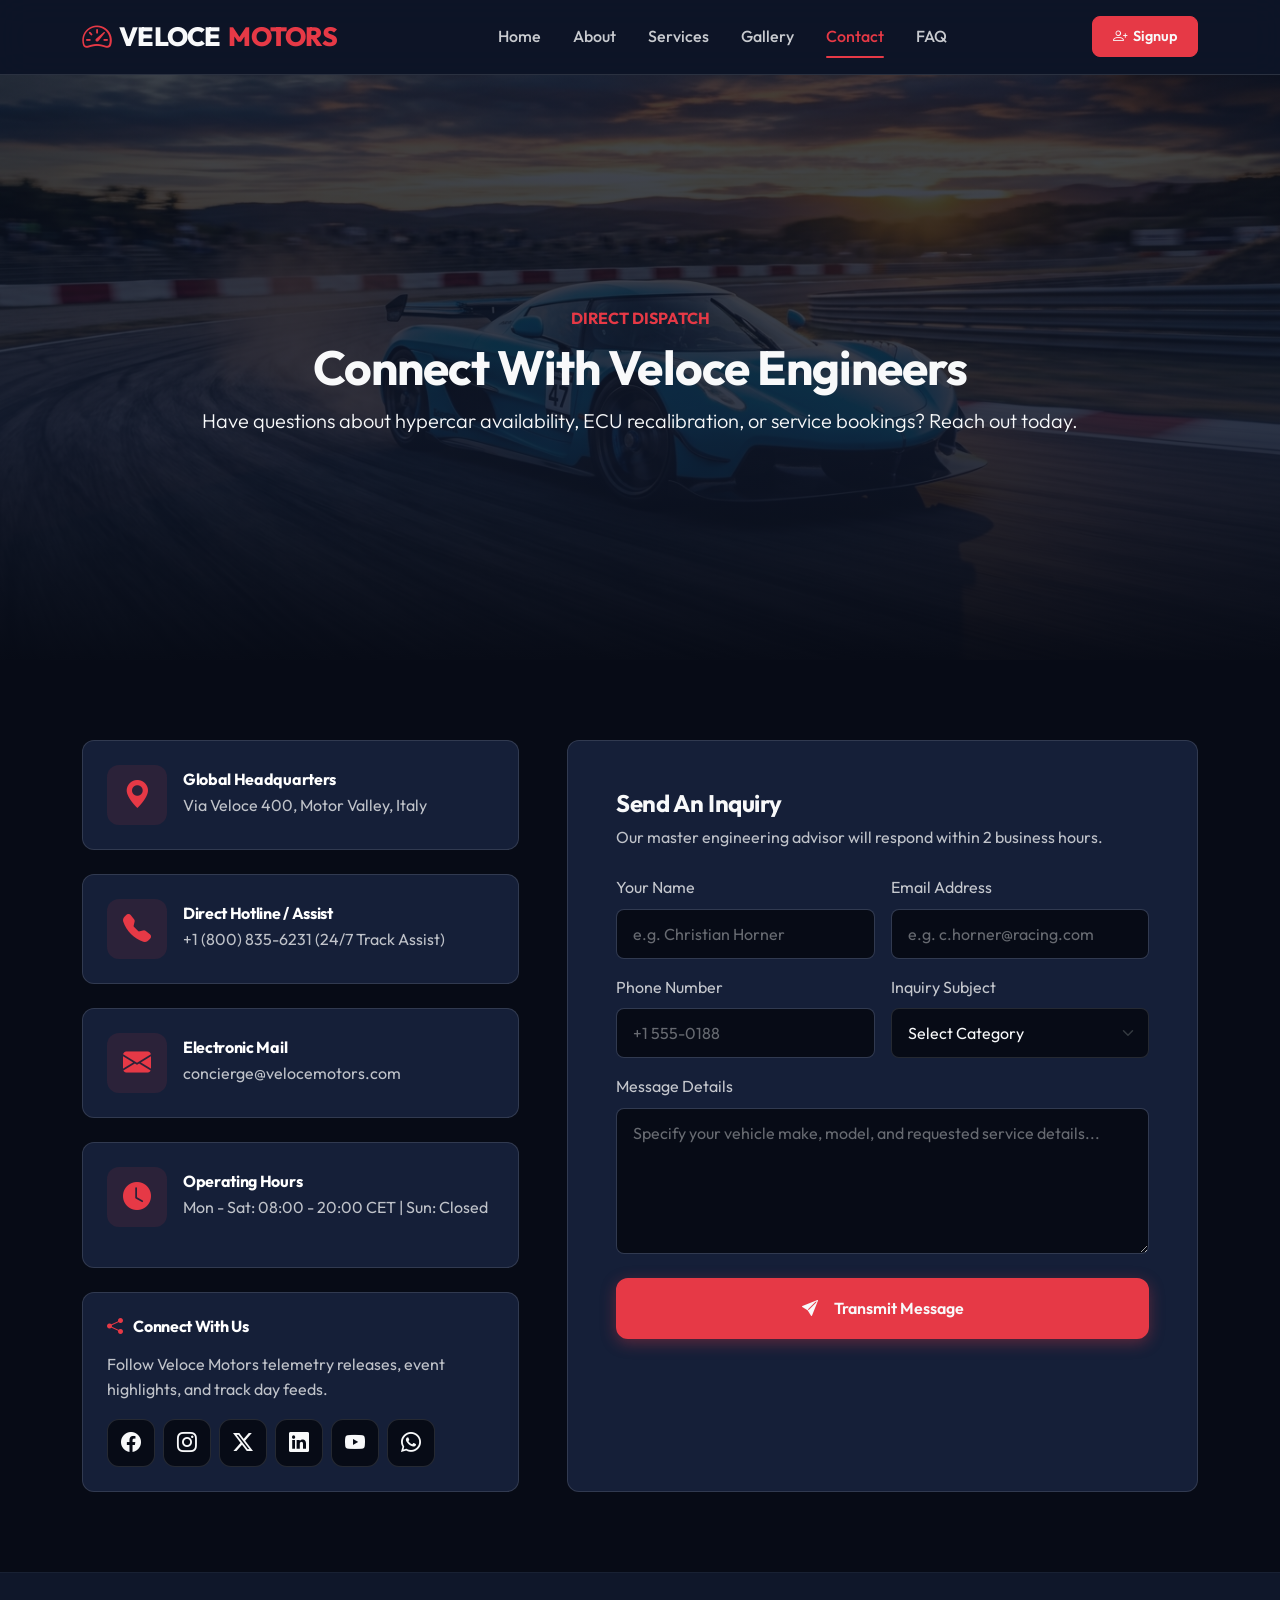
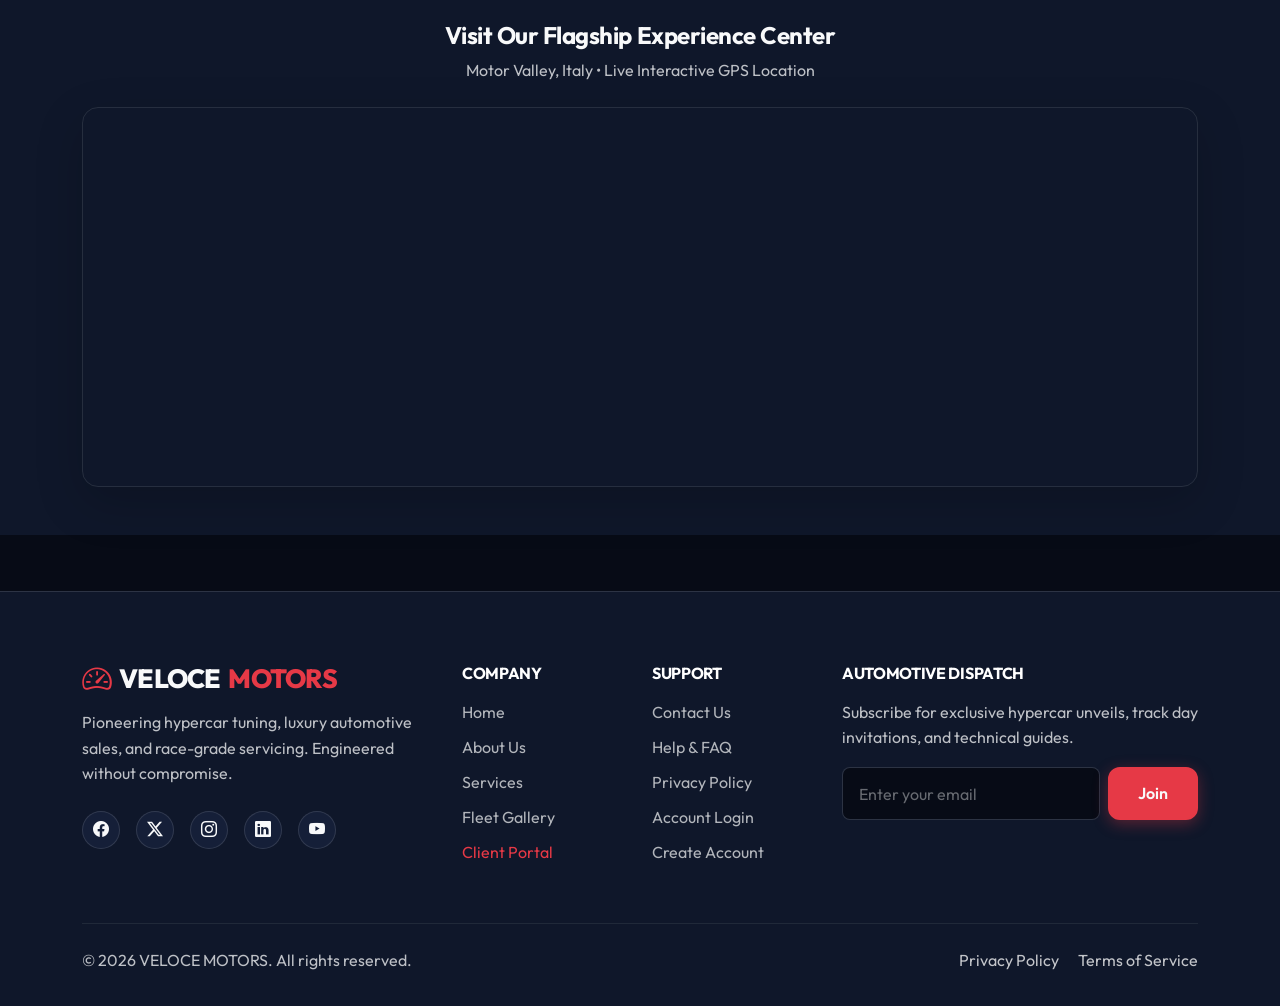
<file: contact.html>
<!DOCTYPE html>
<html lang="en">
<head>
  <meta charset="UTF-8">
  <meta name="viewport" content="width=device-width, initial-scale=1.0">
  <title>Contact Us | Veloce Motors - Get In Touch</title>
  <meta name="description" content="Contact Veloce Motors. Schedule a showroom tour, dyno tuning consultation, or supercar sales inquiry. Headquarters address, phone, email & opening hours.">
  <meta name="keywords" content="Contact Veloce Motors, Supercar Booking, Automotive Service Inquiry, Veloce Location">
  
  <!-- Bootstrap 5 CSS -->
  <link href="https://cdn.jsdelivr.net/npm/bootstrap@5.3.2/dist/css/bootstrap.min.css" rel="stylesheet">
  <!-- Bootstrap Icons -->
  <link href="https://cdn.jsdelivr.net/npm/bootstrap-icons@1.11.1/font/bootstrap-icons.css" rel="stylesheet">
  <!-- Favicon Brand Logo -->
  <link rel="icon" type="image/svg+xml" href="assets/img/favicon.svg">
  
  <!-- Custom Style -->
  <link rel="stylesheet" href="assets/css/style.css">
</head>
<body>

  <!-- ==================== HEADER ==================== -->
  <header class="navbar navbar-expand-lg navbar-custom sticky-top">
    <div class="container">
      <a class="navbar-brand" href="index.html">
        <i class="bi bi-speedometer2"></i> VELOCE<span class="text-accent">MOTORS</span>
      </a>
      
      <button class="navbar-toggler border-0 text-white" type="button" data-bs-toggle="offcanvas" data-bs-target="#mobileMenu" aria-controls="mobileMenu" aria-label="Toggle navigation">
        <i class="bi bi-list fs-2 text-white"></i>
      </button>

      <div class="collapse navbar-collapse d-none d-lg-flex" id="navbarNav">
        <ul class="navbar-nav mx-auto">
          <li class="nav-item"><a class="nav-link" href="index.html">Home</a></li>
          <li class="nav-item"><a class="nav-link" href="about.html">About</a></li>
          <li class="nav-item"><a class="nav-link" href="services.html">Services</a></li>
          <li class="nav-item"><a class="nav-link" href="gallery.html">Gallery</a></li>
          <li class="nav-item"><a class="nav-link active" href="contact.html">Contact</a></li>
          <li class="nav-item"><a class="nav-link" href="faq.html">FAQ</a></li>
        </ul>
        <div class="d-flex gap-2">
          <a href="signup.html" class="nav-auth-btn nav-signup"><i class="bi bi-person-plus"></i> Signup</a>
        </div>
      </div>
    </div>
  </header>

  <!-- Mobile Offcanvas Menu -->
  <div class="offcanvas offcanvas-end offcanvas-custom" tabindex="-1" id="mobileMenu" aria-labelledby="mobileMenuLabel">
    <div class="offcanvas-header border-bottom border-secondary">
      <h5 class="offcanvas-title text-white" id="mobileMenuLabel">
        <i class="bi bi-speedometer2 text-accent"></i> VELOCE MOTORS
      </h5>
      <button type="button" class="btn-close btn-close-white" data-bs-dismiss="offcanvas" aria-label="Close"></button>
    </div>
    <div class="offcanvas-body d-flex flex-column justify-content-between">
      <ul class="navbar-nav">
        <li class="nav-item mb-2"><a class="nav-link" href="index.html">Home</a></li>
        <li class="nav-item mb-2"><a class="nav-link" href="about.html">About</a></li>
        <li class="nav-item mb-2"><a class="nav-link" href="services.html">Services</a></li>
        <li class="nav-item mb-2"><a class="nav-link" href="gallery.html">Gallery</a></li>
        <li class="nav-item mb-2"><a class="nav-link active" href="contact.html">Contact</a></li>
        <li class="nav-item mb-2"><a class="nav-link" href="faq.html">FAQ</a></li>
      </ul>
      <div class="d-grid gap-2 pt-4 border-top border-secondary">
        <a href="signup.html" class="nav-auth-btn nav-signup text-center"><i class="bi bi-person-plus"></i> Signup</a>
      </div>
    </div>
  </div>

  <!-- Page Header -->
  <section class="page-hero-bg" style="background-image: url('assets/img/car_hyper_blue_1787223738241.jpg');">
    <div class="hero-overlay"></div>
    <div class="container hero-content-relative text-center">
      <span class="text-accent fw-bold text-uppercase tracking-wider">Direct Dispatch</span>
      <h1 class="display-5 fw-bold mt-2 text-center">Connect With Veloce Engineers</h1>
      <p class="opacity-85 lead max-w-700 mx-auto text-center">Have questions about hypercar availability, ECU recalibration, or service bookings? Reach out today.</p>
    </div>
  </section>

  <!-- Contact Section -->
  <section class="py-6">
    <div class="container">
      <div class="row g-5">

        <!-- Contact Cards & Info -->
        <div class="col-lg-5">
          <div class="d-flex flex-column gap-4">
            
            <div class="custom-card p-4">
              <div class="d-flex align-items-center gap-3">
                <div class="card-icon-box mb-0">
                  <i class="bi bi-geo-alt-fill"></i>
                </div>
                <div>
                  <h4 class="h6 fw-bold text-white mb-1">Global Headquarters</h4>
                  <p class="opacity-75 fs-6 mb-0">Via Veloce 400, Motor Valley, Italy</p>
                </div>
              </div>
            </div>

            <div class="custom-card p-4">
              <div class="d-flex align-items-center gap-3">
                <div class="card-icon-box mb-0">
                  <i class="bi bi-telephone-fill"></i>
                </div>
                <div>
                  <h4 class="h6 fw-bold text-white mb-1">Direct Hotline / Assist</h4>
                  <p class="opacity-75 fs-6 mb-0">+1 (800) 835-6231 (24/7 Track Assist)</p>
                </div>
              </div>
            </div>

            <div class="custom-card p-4">
              <div class="d-flex align-items-center gap-3">
                <div class="card-icon-box mb-0">
                  <i class="bi bi-envelope-fill"></i>
                </div>
                <div>
                  <h4 class="h6 fw-bold text-white mb-1">Electronic Mail</h4>
                  <p class="opacity-75 fs-6 mb-0">concierge@velocemotors.com</p>
                </div>
              </div>
            </div>

            <div class="custom-card p-4">
              <div class="d-flex align-items-center gap-3 mb-3">
                <div class="card-icon-box mb-0">
                  <i class="bi bi-clock-fill"></i>
                </div>
                <div>
                  <h4 class="h6 fw-bold text-white mb-1">Operating Hours</h4>
                  <p class="opacity-75 fs-6 mb-0">Mon - Sat: 08:00 - 20:00 CET | Sun: Closed</p>
                </div>
              </div>
            </div>

            <!-- Social Media Channels Card -->
            <div class="custom-card p-4">
              <h4 class="h6 fw-bold text-white mb-3"><i class="bi bi-share-fill text-accent me-2"></i> Connect With Us</h4>
              <p class="opacity-75 fs-6 mb-3">Follow Veloce Motors telemetry releases, event highlights, and track day feeds.</p>
              <div class="d-flex flex-wrap gap-2">
                <a href="#" class="contact-social-btn" title="Facebook"><i class="bi bi-facebook"></i></a>
                <a href="#" class="contact-social-btn" title="Instagram"><i class="bi bi-instagram"></i></a>
                <a href="#" class="contact-social-btn" title="Twitter/X"><i class="bi bi-twitter-x"></i></a>
                <a href="#" class="contact-social-btn" title="LinkedIn"><i class="bi bi-linkedin"></i></a>
                <a href="#" class="contact-social-btn" title="YouTube"><i class="bi bi-youtube"></i></a>
                <a href="#" class="contact-social-btn" title="WhatsApp Concierge"><i class="bi bi-whatsapp"></i></a>
              </div>
            </div>

          </div>
        </div>

        <!-- Contact Form -->
        <div class="col-lg-7">
          <div class="custom-card p-4 p-md-5">
            <h3 class="h4 fw-bold mb-2">Send An Inquiry</h3>
            <p class="opacity-75 mb-4">Our master engineering advisor will respond within 2 business hours.</p>

            <form id="contactForm">
              <div class="row g-3 mb-3">
                <div class="col-md-6">
                  <label class="form-label text-white opacity-75">Your Name</label>
                  <input type="text" class="form-control form-control-custom" placeholder="e.g. Christian Horner" required>
                </div>
                <div class="col-md-6">
                  <label class="form-label text-white opacity-75">Email Address</label>
                  <input type="email" class="form-control form-control-custom" placeholder="e.g. c.horner@racing.com" required>
                </div>
              </div>

              <div class="row g-3 mb-3">
                <div class="col-md-6">
                  <label class="form-label text-white opacity-75">Phone Number</label>
                  <input type="tel" class="form-control form-control-custom" placeholder="+1 555-0188" required>
                </div>
                <div class="col-md-6">
                  <label class="form-label text-white opacity-75">Inquiry Subject</label>
                  <select class="form-select form-control-custom" required>
                    <option value="" selected disabled>Select Category</option>
                    <option value="Hypercar Sales">Hypercar Sales & Acquisition</option>
                    <option value="ECU Dyno Tuning">ECU Dyno Tuning</option>
                    <option value="Ceramic Coating">Ceramic Coating & Detailing</option>
                    <option value="Track Preparation">Track Day Preparation</option>
                    <option value="General Support">General Support</option>
                  </select>
                </div>
              </div>

              <div class="mb-4">
                <label class="form-label text-white opacity-75">Message Details</label>
                <textarea class="form-control form-control-custom" rows="5" placeholder="Specify your vehicle make, model, and requested service details..." required></textarea>
              </div>

              <button type="submit" class="btn-accent w-100 py-3"><i class="bi bi-send-fill me-2"></i> Transmit Message</button>
            </form>
          </div>
        </div>

      </div>
    </div>
  </section>

  <!-- Interactive Stylized Google Map Embed Section -->
  <section class="py-5 bg-primary-custom border-top border-secondary border-opacity-10">
    <div class="container">
      <div class="text-center mb-4">
        <h3 class="h4 fw-bold">Visit Our Flagship Experience Center</h3>
        <p class="opacity-75">Motor Valley, Italy • Live Interactive GPS Location</p>
      </div>

      <div class="rounded-4 overflow-hidden border border-secondary border-opacity-25 shadow-lg position-relative" style="height: 380px;">
        <iframe 
          title="Veloce Motors Flagship Location Map"
          src="https://www.google.com/maps/embed?pb=!1m18!1m12!1m3!1d182046.2163456345!2d10.852445!3d44.647128!2m3!1f0!2f0!3f0!3m2!1i1024!2i768!4f13.1!3m3!1m2!1s0x477fef69b4c09069%3A0xe510b64d00fa5676!2sModena%2C%20Italy!5e0!3m2!1sen!2s!4v1700000000000!5m2!1sen!2s" 
          width="100%" 
          height="100%" 
          style="border:0; filter: contrast(1.1) opacity(0.85);" 
          allowfullscreen="" 
          loading="lazy" 
          referrerpolicy="no-referrer-when-downgrade">
        </iframe>
      </div>
    </div>
  </section>

  <!-- FOOTER -->
  <footer class="footer-custom">
    <div class="container">
      <div class="row g-4 mb-5">
        <div class="col-lg-4 col-md-6">
          <a href="index.html" class="footer-logo mb-3 d-inline-block">
            <i class="bi bi-speedometer2 text-accent"></i> VELOCE<span class="text-accent">MOTORS</span>
          </a>
          <p class="opacity-75 mb-4 max-w-350 fs-6">
            Pioneering hypercar tuning, luxury automotive sales, and race-grade servicing. Engineered without compromise.
          </p>
          <div class="d-flex gap-2">
            <a href="#" class="social-icon" aria-label="Facebook"><i class="bi bi-facebook"></i></a>
            <a href="#" class="social-icon" aria-label="Twitter"><i class="bi bi-twitter-x"></i></a>
            <a href="#" class="social-icon" aria-label="Instagram"><i class="bi bi-instagram"></i></a>
            <a href="#" class="social-icon" aria-label="LinkedIn"><i class="bi bi-linkedin"></i></a>
            <a href="#" class="social-icon" aria-label="YouTube"><i class="bi bi-youtube"></i></a>
          </div>
        </div>

        <div class="col-lg-2 col-md-6">
          <h5 class="fw-bold text-white mb-3 fs-6 text-uppercase tracking-wider">Company</h5>
          <a href="index.html" class="footer-link">Home</a>
          <a href="about.html" class="footer-link">About Us</a>
          <a href="services.html" class="footer-link">Services</a>
          <a href="gallery.html" class="footer-link">Fleet Gallery</a>
          <a href="dashboard.html" class="footer-link text-accent">Client Portal</a>
        </div>

        <div class="col-lg-2 col-md-6">
          <h5 class="fw-bold text-white mb-3 fs-6 text-uppercase tracking-wider">Support</h5>
          <a href="contact.html" class="footer-link">Contact Us</a>
          <a href="faq.html" class="footer-link">Help & FAQ</a>
          <a href="privacy.html" class="footer-link">Privacy Policy</a>
          <a href="login.html" class="footer-link">Account Login</a>
          <a href="signup.html" class="footer-link">Create Account</a>
        </div>

        <div class="col-lg-4 col-md-6">
          <h5 class="fw-bold text-white mb-3 fs-6 text-uppercase tracking-wider">Automotive Dispatch</h5>
          <p class="opacity-75 fs-6 mb-3">Subscribe for exclusive hypercar unveils, track day invitations, and technical guides.</p>
          <form class="newsletter-form d-flex gap-2">
            <input type="email" class="form-control form-control-custom" placeholder="Enter your email" required>
            <button type="submit" class="btn-accent text-nowrap">Join</button>
          </form>
        </div>
      </div>

      <div class="pt-4 border-top border-secondary border-opacity-25 d-flex flex-column flex-md-row justify-content-between align-items-center opacity-75 fs-6">
        <p class="mb-2 mb-md-0">&copy; 2026 VELOCE MOTORS. All rights reserved.</p>
        <div>
          <a href="privacy.html" class="text-white me-3 text-decoration-none">Privacy Policy</a>
          <a href="faq.html" class="text-white text-decoration-none">Terms of Service</a>
        </div>
      </div>
    </div>
  </footer>

  <button id="backToTop" class="back-to-top" aria-label="Back to top">
    <i class="bi bi-arrow-up"></i>
  </button>

  <script src="https://cdn.jsdelivr.net/npm/bootstrap@5.3.2/dist/js/bootstrap.bundle.min.js"></script>
  <script src="assets/js/main.js"></script>
</body>
</html>
</file>
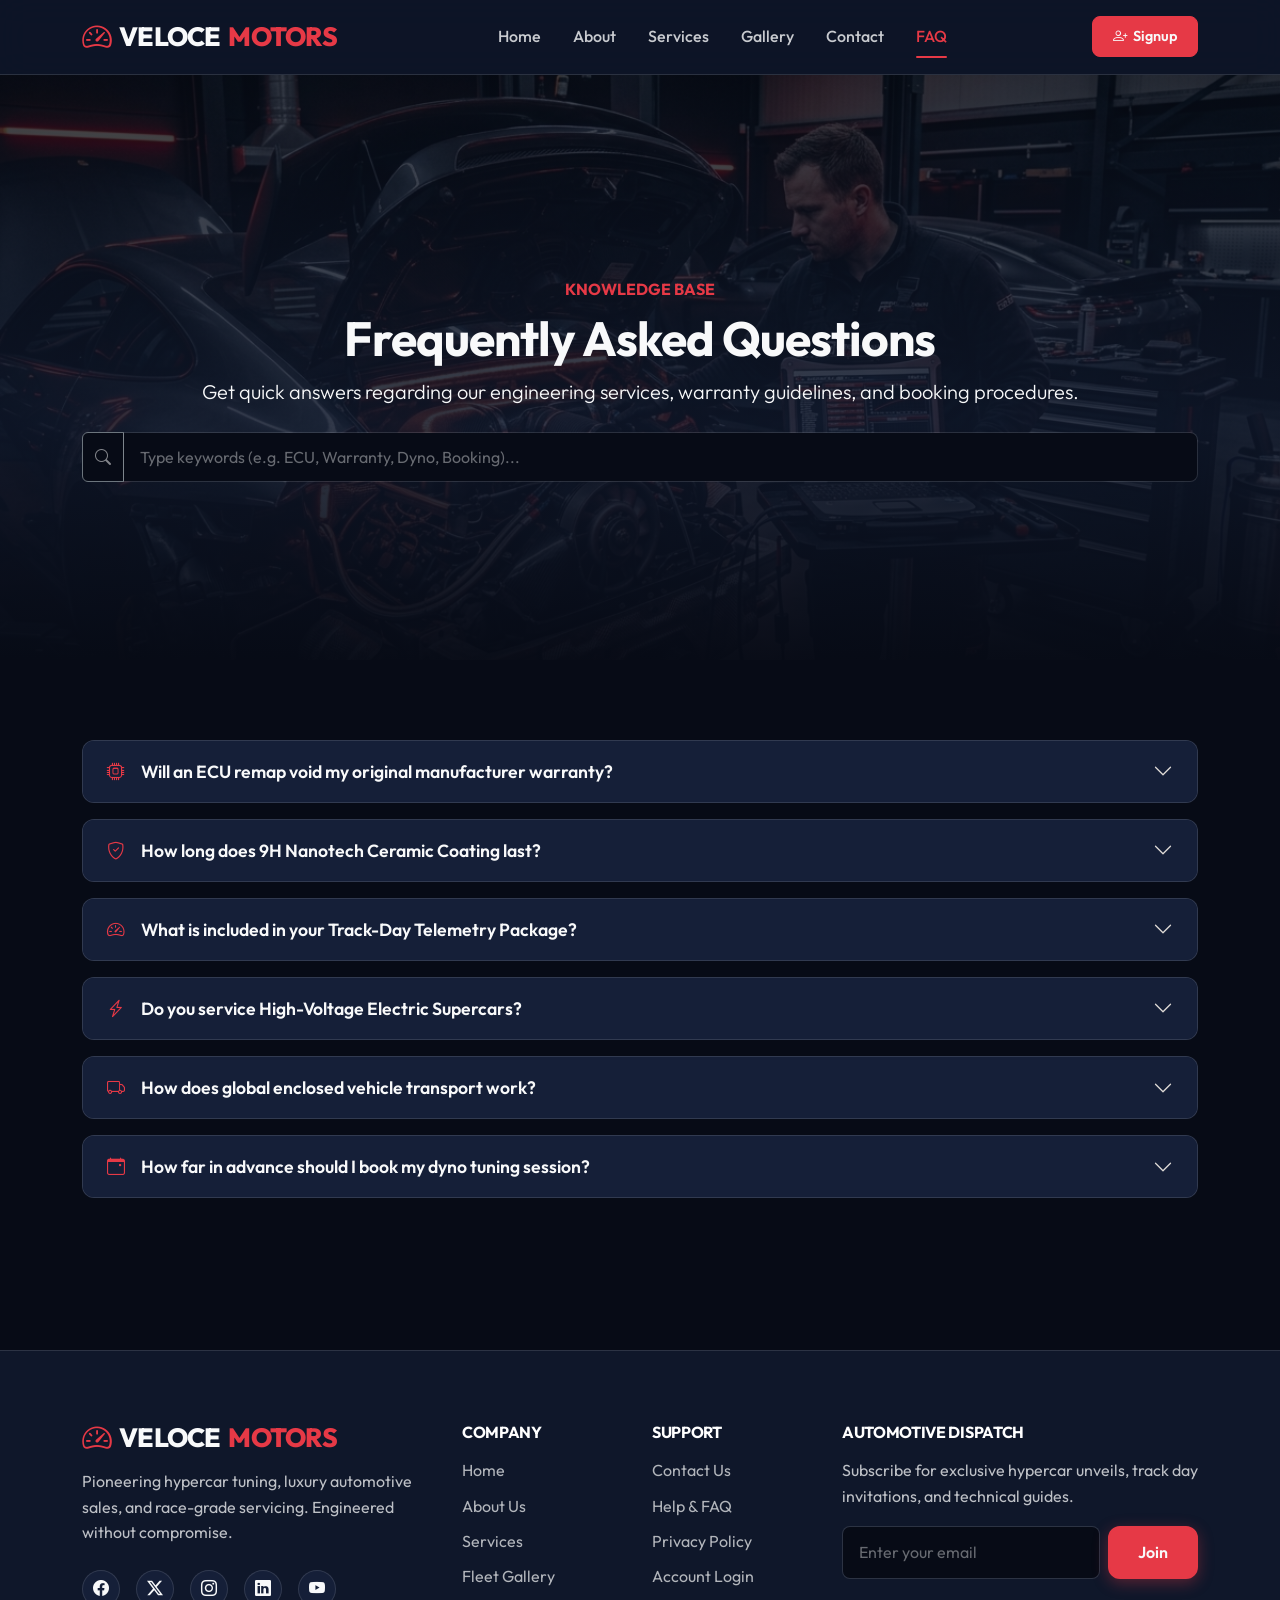
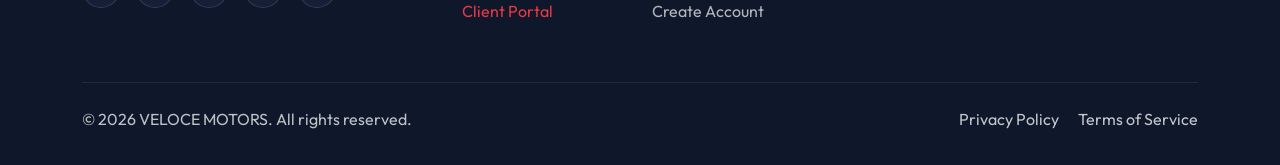
<file: faq.html>
<!DOCTYPE html>
<html lang="en">
<head>
  <meta charset="UTF-8">
  <meta name="viewport" content="width=device-width, initial-scale=1.0">
  <title>Frequently Asked Questions | Veloce Motors</title>
  <meta name="description" content="Find answers to common questions regarding ECU dyno tuning, hypercar warranty, ceramic coating durability, track preparation, and international sales.">
  <meta name="keywords" content="Automotive FAQ, Veloce Motors Questions, Dyno Tuning FAQ, Supercar Warranty">
  
  <!-- Bootstrap 5 CSS -->
  <link href="https://cdn.jsdelivr.net/npm/bootstrap@5.3.2/dist/css/bootstrap.min.css" rel="stylesheet">
  <!-- Bootstrap Icons -->
  <link href="https://cdn.jsdelivr.net/npm/bootstrap-icons@1.11.1/font/bootstrap-icons.css" rel="stylesheet">
  <!-- Favicon Brand Logo -->
  <link rel="icon" type="image/svg+xml" href="assets/img/favicon.svg">
  
  <!-- Custom Style -->
  <link rel="stylesheet" href="assets/css/style.css">
</head>
<body>

  <!-- ==================== HEADER ==================== -->
  <header class="navbar navbar-expand-lg navbar-custom sticky-top">
    <div class="container">
      <a class="navbar-brand" href="index.html">
        <i class="bi bi-speedometer2"></i> VELOCE<span class="text-accent">MOTORS</span>
      </a>
      
      <button class="navbar-toggler border-0 text-white" type="button" data-bs-toggle="offcanvas" data-bs-target="#mobileMenu" aria-controls="mobileMenu" aria-label="Toggle navigation">
        <i class="bi bi-list fs-2 text-white"></i>
      </button>

      <div class="collapse navbar-collapse d-none d-lg-flex" id="navbarNav">
        <ul class="navbar-nav mx-auto">
          <li class="nav-item"><a class="nav-link" href="index.html">Home</a></li>
          <li class="nav-item"><a class="nav-link" href="about.html">About</a></li>
          <li class="nav-item"><a class="nav-link" href="services.html">Services</a></li>
          <li class="nav-item"><a class="nav-link" href="gallery.html">Gallery</a></li>
          <li class="nav-item"><a class="nav-link" href="contact.html">Contact</a></li>
          <li class="nav-item"><a class="nav-link active" href="faq.html">FAQ</a></li>
        </ul>
        <div class="d-flex gap-2">
          <a href="signup.html" class="nav-auth-btn nav-signup"><i class="bi bi-person-plus"></i> Signup</a>
        </div>
      </div>
    </div>
  </header>

  <!-- Mobile Offcanvas Menu -->
  <div class="offcanvas offcanvas-end offcanvas-custom" tabindex="-1" id="mobileMenu" aria-labelledby="mobileMenuLabel">
    <div class="offcanvas-header border-bottom border-secondary">
      <h5 class="offcanvas-title text-white" id="mobileMenuLabel">
        <i class="bi bi-speedometer2 text-accent"></i> VELOCE MOTORS
      </h5>
      <button type="button" class="btn-close btn-close-white" data-bs-dismiss="offcanvas" aria-label="Close"></button>
    </div>
    <div class="offcanvas-body d-flex flex-column justify-content-between">
      <ul class="navbar-nav">
        <li class="nav-item mb-2"><a class="nav-link" href="index.html">Home</a></li>
        <li class="nav-item mb-2"><a class="nav-link" href="about.html">About</a></li>
        <li class="nav-item mb-2"><a class="nav-link" href="services.html">Services</a></li>
        <li class="nav-item mb-2"><a class="nav-link" href="gallery.html">Gallery</a></li>
        <li class="nav-item mb-2"><a class="nav-link" href="contact.html">Contact</a></li>
        <li class="nav-item mb-2"><a class="nav-link active" href="faq.html">FAQ</a></li>
      </ul>
      <div class="d-grid gap-2 pt-4 border-top border-secondary">
        <a href="signup.html" class="nav-auth-btn nav-signup text-center"><i class="bi bi-person-plus"></i> Signup</a>
      </div>
    </div>
  </div>

  <!-- Page Header -->
  <section class="page-hero-bg" style="background-image: url('assets/img/service_tuning.jpg');">
    <div class="hero-overlay"></div>
    <div class="container hero-content-relative text-center">
      <span class="text-accent fw-bold text-uppercase tracking-wider">Knowledge Base</span>
      <h1 class="display-5 fw-bold mt-2 text-center">Frequently Asked Questions</h1>
      <p class="opacity-85 lead max-w-700 mx-auto text-center">Get quick answers regarding our engineering services, warranty guidelines, and booking procedures.</p>
      
      <!-- Live FAQ Search -->
      <div class="max-w-500 mx-auto mt-4">
        <div class="input-group">
          <span class="input-group-text bg-primary-dark border-secondary text-white-50"><i class="bi bi-search"></i></span>
          <input type="text" id="faqSearchInput" class="form-control form-control-custom" placeholder="Type keywords (e.g. ECU, Warranty, Dyno, Booking)...">
        </div>
      </div>
    </div>
  </section>

  <!-- FAQ Accordion Section -->
  <section class="py-6">
    <div class="container max-w-800">
      <div class="accordion accordion-custom" id="faqAccordion">

        <!-- Q1 -->
        <div class="accordion-item">
          <h2 class="accordion-header" id="headingOne">
            <button class="accordion-button collapsed" type="button" data-bs-toggle="collapse" data-bs-target="#collapseOne" aria-expanded="false" aria-controls="collapseOne">
              <i class="bi bi-cpu text-accent me-3"></i> Will an ECU remap void my original manufacturer warranty?
            </button>
          </h2>
          <div id="collapseOne" class="accordion-collapse collapse" aria-labelledby="headingOne" data-bs-parent="#faqAccordion">
            <div class="accordion-body">
              At Veloce Motors, all software remapping is executed via factory OBD-II interfaces preserving original checksum parameters. We also offer supplemental Veloce Powertrain Warranty coverage up to 50,000 miles for peace of mind.
            </div>
          </div>
        </div>

        <!-- Q2 -->
        <div class="accordion-item">
          <h2 class="accordion-header" id="headingTwo">
            <button class="accordion-button collapsed" type="button" data-bs-toggle="collapse" data-bs-target="#collapseTwo" aria-expanded="false" aria-controls="collapseTwo">
              <i class="bi bi-shield-check text-accent me-3"></i> How long does 9H Nanotech Ceramic Coating last?
            </button>
          </h2>
          <div id="collapseTwo" class="accordion-collapse collapse" aria-labelledby="headingTwo" data-bs-parent="#faqAccordion">
            <div class="accordion-body">
              Our 9H Multi-Layer Ceramic Coating comes backed by a 7-year written guarantee. It incorporates self-healing nanotech polymers that prevent light swirl marks and protect against chemical fallout, road salt, and harsh UV rays.
            </div>
          </div>
        </div>

        <!-- Q3 -->
        <div class="accordion-item">
          <h2 class="accordion-header" id="headingThree">
            <button class="accordion-button collapsed" type="button" data-bs-toggle="collapse" data-bs-target="#collapseThree" aria-expanded="false" aria-controls="collapseThree">
              <i class="bi bi-speedometer2 text-accent me-3"></i> What is included in your Track-Day Telemetry Package?
            </button>
          </h2>
          <div id="collapseThree" class="accordion-collapse collapse" aria-labelledby="headingThree" data-bs-parent="#faqAccordion">
            <div class="accordion-body">
              The Track-Day package includes a 120-point mechanical safety inspection, high-temp Castrol SRF brake fluid replacement, corner weight balancing, lap timing GPS telemetry installation, and tire pressure pyrometer logging.
            </div>
          </div>
        </div>

        <!-- Q4 -->
        <div class="accordion-item">
          <h2 class="accordion-header" id="headingFour">
            <button class="accordion-button collapsed" type="button" data-bs-toggle="collapse" data-bs-target="#collapseFour" aria-expanded="false" aria-controls="collapseFour">
              <i class="bi bi-lightning-charge text-accent me-3"></i> Do you service High-Voltage Electric Supercars?
            </button>
          </h2>
          <div id="collapseFour" class="accordion-collapse collapse" aria-labelledby="headingFour" data-bs-parent="#faqAccordion">
            <div class="accordion-body">
              Yes! Our high-voltage certified EV technicians utilize specialized dielectric diagnostic tools for 800V architectures, inverter coolant flushing, thermal management, and battery degradation cell balancing.
            </div>
          </div>
        </div>

        <!-- Q5 -->
        <div class="accordion-item">
          <h2 class="accordion-header" id="headingFive">
            <button class="accordion-button collapsed" type="button" data-bs-toggle="collapse" data-bs-target="#collapseFive" aria-expanded="false" aria-controls="collapseFive">
              <i class="bi bi-truck text-accent me-3"></i> How does global enclosed vehicle transport work?
            </button>
          </h2>
          <div id="collapseFive" class="accordion-collapse collapse" aria-labelledby="headingFive" data-bs-parent="#faqAccordion">
            <div class="accordion-body">
              We provide climate-controlled, GPS-tracked enclosed transport worldwide. Whether delivering a newly acquired hypercar or transporting your vehicle to our Milan workshop, full transit insurance coverage is included.
            </div>
          </div>
        </div>

        <!-- Q6 -->
        <div class="accordion-item">
          <h2 class="accordion-header" id="headingSix">
            <button class="accordion-button collapsed" type="button" data-bs-toggle="collapse" data-bs-target="#collapseSix" aria-expanded="false" aria-controls="collapseSix">
              <i class="bi bi-calendar-event text-accent me-3"></i> How far in advance should I book my dyno tuning session?
            </button>
          </h2>
          <div id="collapseSix" class="accordion-collapse collapse" aria-labelledby="headingSix" data-bs-parent="#faqAccordion">
            <div class="accordion-body">
              We recommend scheduling dyno testing and custom ECU remapping at least 3 to 5 business days in advance. Priority emergency track-day prep appointments are also available via our 24/7 hotline.
            </div>
          </div>
        </div>

      </div>
    </div>
  </section>

  <!-- FOOTER -->
  <footer class="footer-custom">
    <div class="container">
      <div class="row g-4 mb-5">
        <div class="col-lg-4 col-md-6">
          <a href="index.html" class="footer-logo mb-3 d-inline-block">
            <i class="bi bi-speedometer2 text-accent"></i> VELOCE<span class="text-accent">MOTORS</span>
          </a>
          <p class="opacity-75 mb-4 max-w-350 fs-6">
            Pioneering hypercar tuning, luxury automotive sales, and race-grade servicing. Engineered without compromise.
          </p>
          <div class="d-flex gap-2">
            <a href="#" class="social-icon" aria-label="Facebook"><i class="bi bi-facebook"></i></a>
            <a href="#" class="social-icon" aria-label="Twitter"><i class="bi bi-twitter-x"></i></a>
            <a href="#" class="social-icon" aria-label="Instagram"><i class="bi bi-instagram"></i></a>
            <a href="#" class="social-icon" aria-label="LinkedIn"><i class="bi bi-linkedin"></i></a>
            <a href="#" class="social-icon" aria-label="YouTube"><i class="bi bi-youtube"></i></a>
          </div>
        </div>

        <div class="col-lg-2 col-md-6">
          <h5 class="fw-bold text-white mb-3 fs-6 text-uppercase tracking-wider">Company</h5>
          <a href="index.html" class="footer-link">Home</a>
          <a href="about.html" class="footer-link">About Us</a>
          <a href="services.html" class="footer-link">Services</a>
          <a href="gallery.html" class="footer-link">Fleet Gallery</a>
          <a href="dashboard.html" class="footer-link text-accent">Client Portal</a>
        </div>

        <div class="col-lg-2 col-md-6">
          <h5 class="fw-bold text-white mb-3 fs-6 text-uppercase tracking-wider">Support</h5>
          <a href="contact.html" class="footer-link">Contact Us</a>
          <a href="faq.html" class="footer-link">Help & FAQ</a>
          <a href="privacy.html" class="footer-link">Privacy Policy</a>
          <a href="login.html" class="footer-link">Account Login</a>
          <a href="signup.html" class="footer-link">Create Account</a>
        </div>

        <div class="col-lg-4 col-md-6">
          <h5 class="fw-bold text-white mb-3 fs-6 text-uppercase tracking-wider">Automotive Dispatch</h5>
          <p class="opacity-75 fs-6 mb-3">Subscribe for exclusive hypercar unveils, track day invitations, and technical guides.</p>
          <form class="newsletter-form d-flex gap-2">
            <input type="email" class="form-control form-control-custom" placeholder="Enter your email" required>
            <button type="submit" class="btn-accent text-nowrap">Join</button>
          </form>
        </div>
      </div>

      <div class="pt-4 border-top border-secondary border-opacity-25 d-flex flex-column flex-md-row justify-content-between align-items-center opacity-75 fs-6">
        <p class="mb-2 mb-md-0">&copy; 2026 VELOCE MOTORS. All rights reserved.</p>
        <div>
          <a href="privacy.html" class="text-white me-3 text-decoration-none">Privacy Policy</a>
          <a href="faq.html" class="text-white text-decoration-none">Terms of Service</a>
        </div>
      </div>
    </div>
  </footer>

  <button id="backToTop" class="back-to-top" aria-label="Back to top">
    <i class="bi bi-arrow-up"></i>
  </button>

  <script src="https://cdn.jsdelivr.net/npm/bootstrap@5.3.2/dist/js/bootstrap.bundle.min.js"></script>
  <script src="assets/js/main.js"></script>
</body>
</html>
</file>
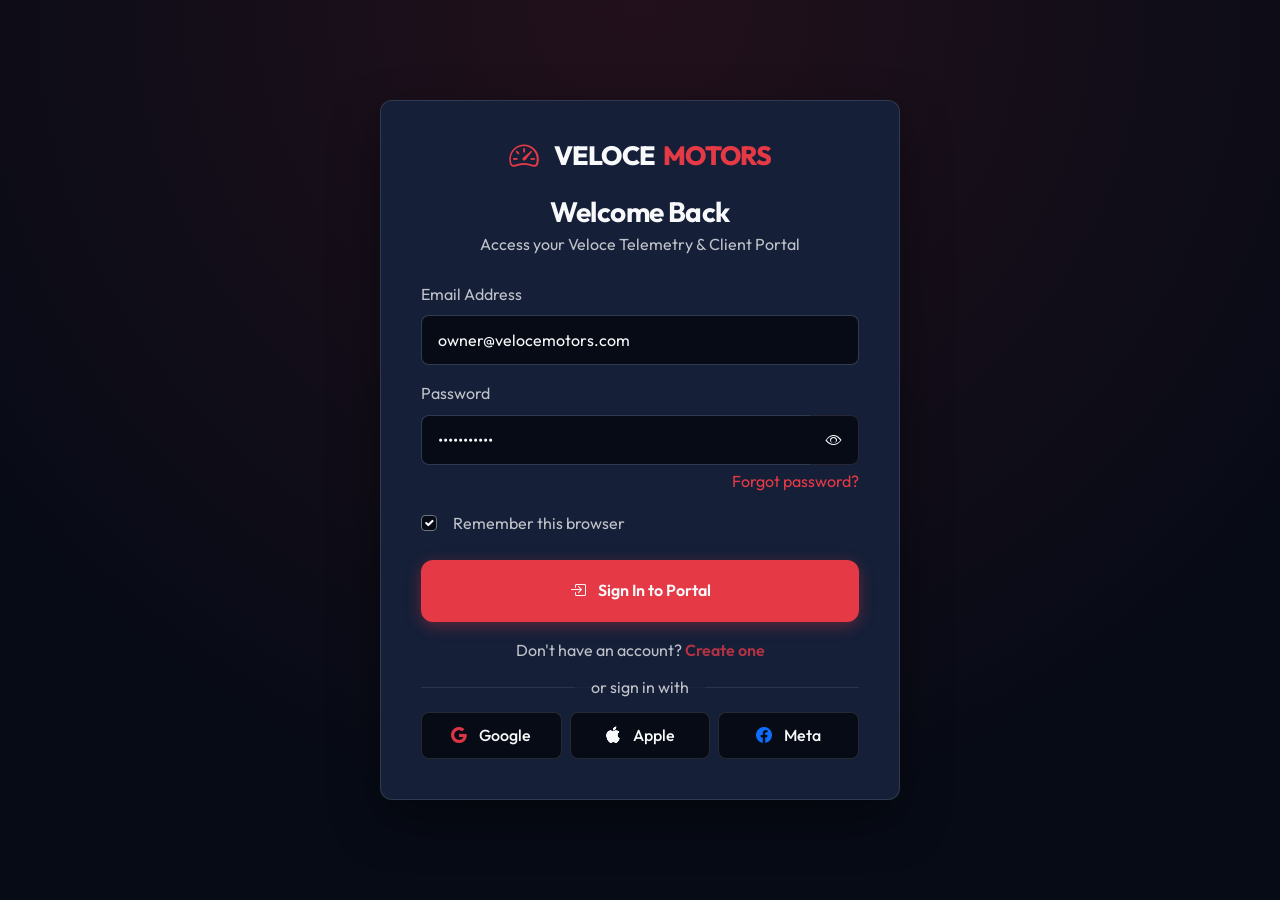
<file: login.html>
<!DOCTYPE html>
<html lang="en">
<head>
  <meta charset="UTF-8">
  <meta name="viewport" content="width=device-width, initial-scale=1.0">
  <title>Login | Veloce Motors Client Portal</title>
  <meta name="description" content="Sign in to your Veloce Motors account to access vehicle telemetry logs, track day reservations, service invoices, and dashboard analytics.">
  <meta name="keywords" content="Veloce Login, Client Portal, Automotive Account Login">
  
  <!-- Bootstrap 5 CSS -->
  <link href="https://cdn.jsdelivr.net/npm/bootstrap@5.3.2/dist/css/bootstrap.min.css" rel="stylesheet">
  <!-- Bootstrap Icons -->
  <link href="https://cdn.jsdelivr.net/npm/bootstrap-icons@1.11.1/font/bootstrap-icons.css" rel="stylesheet">
  <!-- Favicon Brand Logo -->
  <link rel="icon" type="image/svg+xml" href="assets/img/favicon.svg">
  
  <!-- Custom Style -->
  <link rel="stylesheet" href="assets/css/style.css">
</head>
<body>

  <!-- Standalone Auth Section (Navbar & Footer Removed) -->
  <section class="auth-section">
    <div class="container d-flex flex-column align-items-center">

      <div class="auth-card">
        <!-- Brand Header inside Auth Card -->
        <div class="text-center mb-4">
          <a class="navbar-brand justify-content-center mb-3 text-decoration-none" href="index.html">
            <i class="bi bi-speedometer2 text-accent fs-2 me-2"></i> VELOCE<span class="text-accent">MOTORS</span>
          </a>
          <h1 class="h3 fw-bold mt-2 mb-1">Welcome Back</h1>
          <p class="opacity-75 fs-6 mb-0">Access your Veloce Telemetry & Client Portal</p>
        </div>

        <!-- Alert Container -->
        <div id="loginAlert" class="alert d-none mb-4" role="alert"></div>

        <form id="loginForm" action="dashboard.html" method="GET" novalidate>
          <div class="mb-3">
            <label class="form-label opacity-75" for="loginEmail">Email Address</label>
            <input type="email" id="loginEmail" class="form-control form-control-custom" placeholder="name@domain.com" required value="owner@velocemotors.com">
          </div>

          <div class="mb-3">
            <label class="form-label opacity-75" for="loginPassword">Password</label>
            <div class="input-group mb-1">
              <input type="password" id="loginPassword" class="form-control form-control-custom" placeholder="••••••••" required value="password123">
              <button class="btn btn-password-toggle" type="button" id="toggleLoginPassword" aria-label="Toggle password visibility"><i class="bi bi-eye"></i></button>
            </div>
            <div class="text-end">
              <a href="#" id="forgotPasswordBtn" class="text-accent fs-6 text-decoration-none">Forgot password?</a>
            </div>
          </div>

          <div class="form-check mb-4">
            <input class="form-check-input bg-primary-dark border-secondary" type="checkbox" id="rememberMe" checked>
            <label class="form-check-label opacity-75 fs-6 ms-2" for="rememberMe">Remember this browser</label>
          </div>

          <button type="submit" id="loginSubmitBtn" class="btn-accent w-100 py-3 mb-3"><i class="bi bi-box-arrow-in-right me-1"></i> Sign In to Portal</button>

          <p class="text-center opacity-75 fs-6 mb-0">
            Don't have an account? <a href="signup.html" class="text-accent fw-semibold text-decoration-none">Create one</a>
          </p>
        </form>

        <!-- Divider Line -->
        <div class="position-relative text-center my-4">
          <hr class="border-secondary opacity-25">
          <span class="position-absolute top-50 start-50 translate-middle px-3 bg-card-custom opacity-75 fs-6">or sign in with</span>
        </div>

        <!-- Social Login Icons at the bottom -->
        <div class="row g-2">
          <div class="col-4">
            <button type="button" class="social-login-btn w-100"><i class="bi bi-google text-danger me-1"></i> Google</button>
          </div>
          <div class="col-4">
            <button type="button" class="social-login-btn w-100"><i class="bi bi-apple me-1"></i> Apple</button>
          </div>
          <div class="col-4">
            <button type="button" class="social-login-btn w-100"><i class="bi bi-facebook text-primary me-1"></i> Meta</button>
          </div>
        </div>
      </div>

    </div>
  </section>

  <button id="backToTop" class="back-to-top" aria-label="Back to top">
    <i class="bi bi-arrow-up"></i>
  </button>

  <script src="https://cdn.jsdelivr.net/npm/bootstrap@5.3.2/dist/js/bootstrap.bundle.min.js"></script>
  <script src="assets/js/main.js"></script>
</body>
</html>
</file>
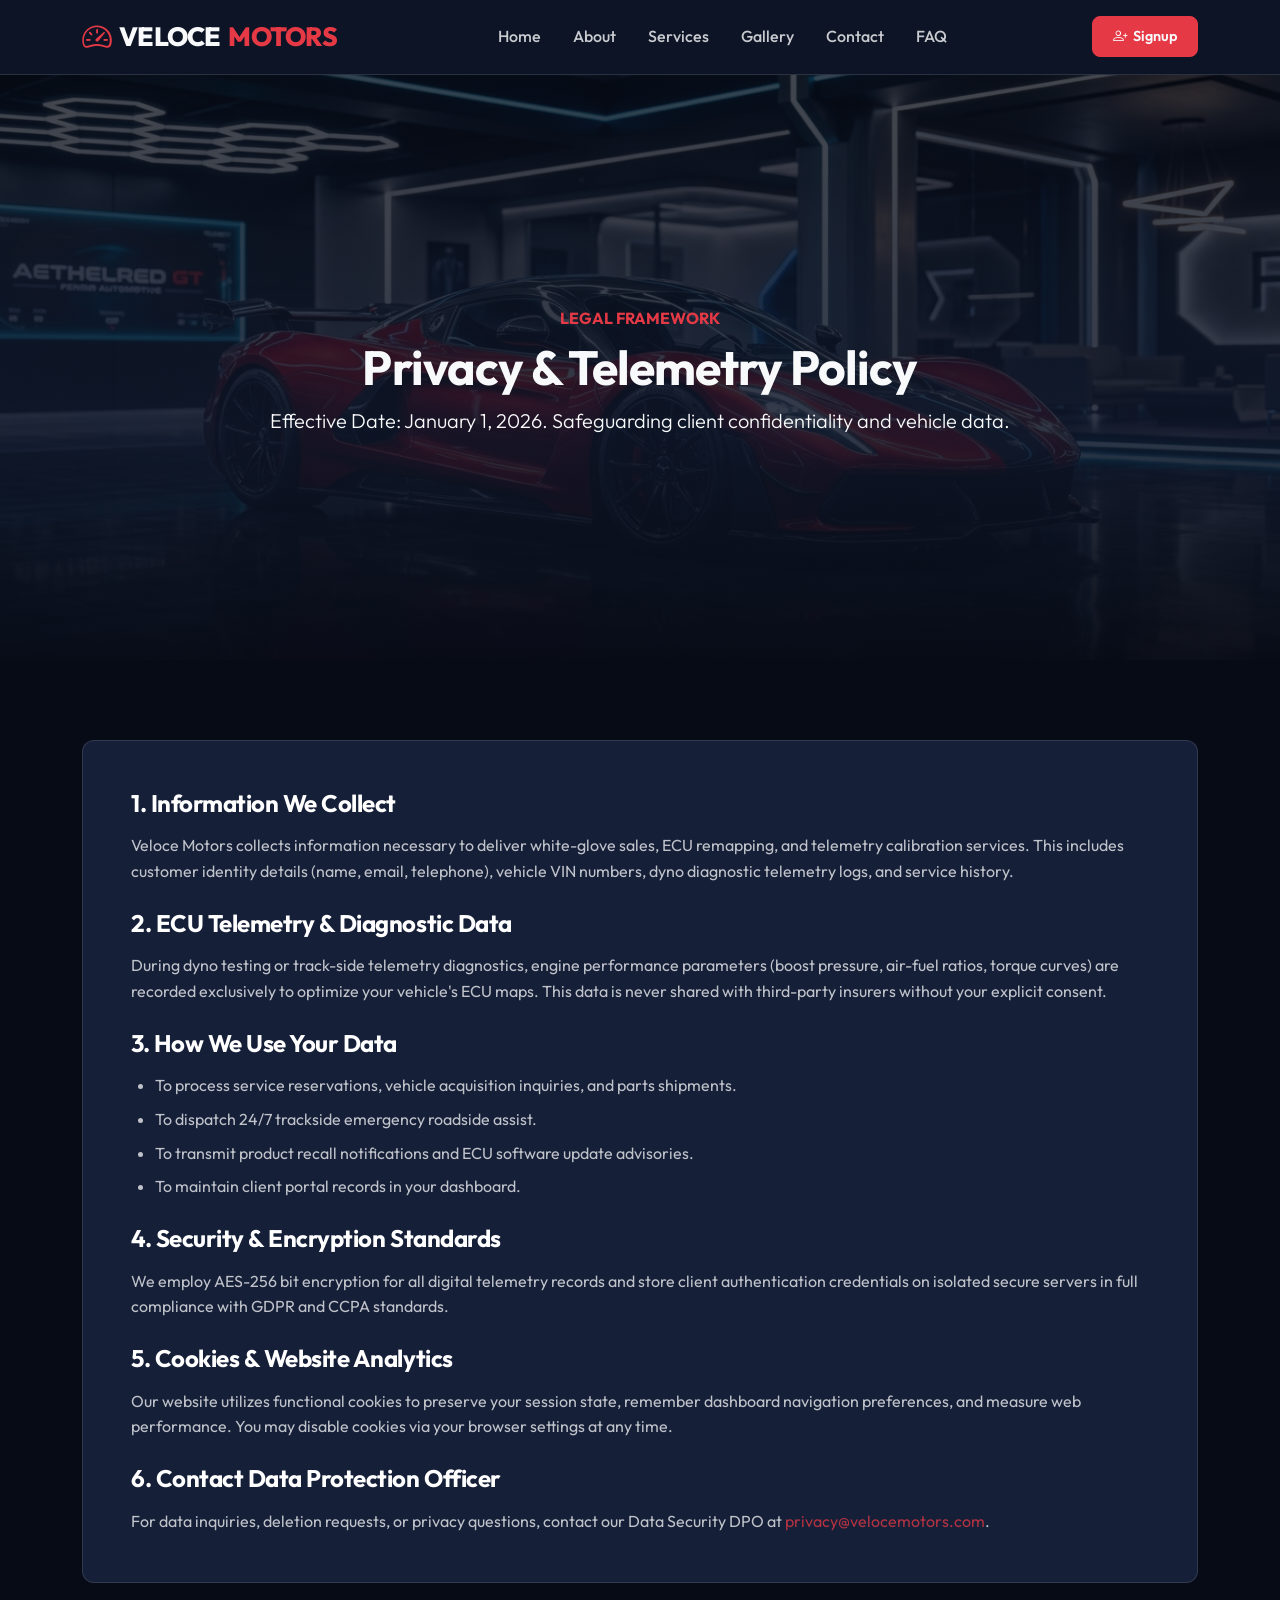
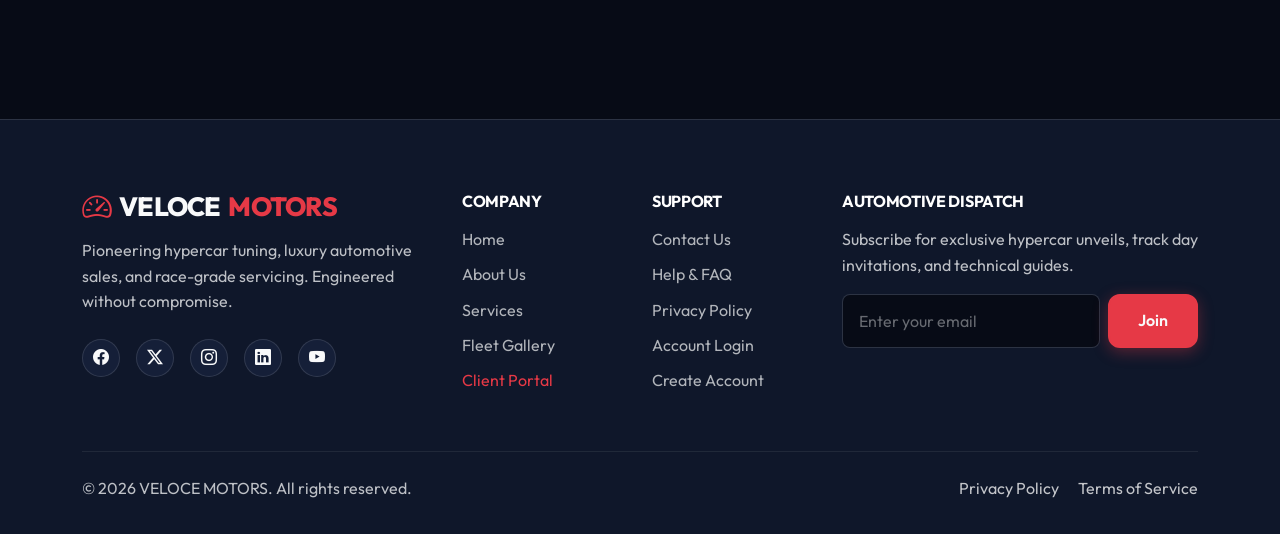
<file: privacy.html>
<!DOCTYPE html>
<html lang="en">
<head>
  <meta charset="UTF-8">
  <meta name="viewport" content="width=device-width, initial-scale=1.0">
  <title>Privacy Policy | Veloce Motors</title>
  <meta name="description" content="Veloce Motors Privacy Policy details how we collect, safeguard, and utilize customer telemetry, personal information, and vehicle data under GDPR & CCPA protocols.">
  <meta name="keywords" content="Privacy Policy, Veloce Motors Data Protection, Vehicle Telemetry Privacy">
  
  <!-- Bootstrap 5 CSS -->
  <link href="https://cdn.jsdelivr.net/npm/bootstrap@5.3.2/dist/css/bootstrap.min.css" rel="stylesheet">
  <!-- Bootstrap Icons -->
  <link href="https://cdn.jsdelivr.net/npm/bootstrap-icons@1.11.1/font/bootstrap-icons.css" rel="stylesheet">
  <!-- Favicon Brand Logo -->
  <link rel="icon" type="image/svg+xml" href="assets/img/favicon.svg">
  
  <!-- Custom Style -->
  <link rel="stylesheet" href="assets/css/style.css">
</head>
<body>

  <!-- ==================== HEADER ==================== -->
  <header class="navbar navbar-expand-lg navbar-custom sticky-top">
    <div class="container">
      <a class="navbar-brand" href="index.html">
        <i class="bi bi-speedometer2"></i> VELOCE<span class="text-accent">MOTORS</span>
      </a>
      
      <button class="navbar-toggler border-0 text-white" type="button" data-bs-toggle="offcanvas" data-bs-target="#mobileMenu" aria-controls="mobileMenu" aria-label="Toggle navigation">
        <i class="bi bi-list fs-2 text-white"></i>
      </button>

      <div class="collapse navbar-collapse d-none d-lg-flex" id="navbarNav">
        <ul class="navbar-nav mx-auto">
          <li class="nav-item"><a class="nav-link" href="index.html">Home</a></li>
          <li class="nav-item"><a class="nav-link" href="about.html">About</a></li>
          <li class="nav-item"><a class="nav-link" href="services.html">Services</a></li>
          <li class="nav-item"><a class="nav-link" href="gallery.html">Gallery</a></li>
          <li class="nav-item"><a class="nav-link" href="contact.html">Contact</a></li>
          <li class="nav-item"><a class="nav-link" href="faq.html">FAQ</a></li>
        </ul>
        <div class="d-flex gap-2">
          <a href="signup.html" class="nav-auth-btn nav-signup"><i class="bi bi-person-plus"></i> Signup</a>
        </div>
      </div>
    </div>
  </header>

  <!-- Mobile Offcanvas Menu -->
  <div class="offcanvas offcanvas-end offcanvas-custom" tabindex="-1" id="mobileMenu" aria-labelledby="mobileMenuLabel">
    <div class="offcanvas-header border-bottom border-secondary">
      <h5 class="offcanvas-title text-white" id="mobileMenuLabel">
        <i class="bi bi-speedometer2 text-accent"></i> VELOCE MOTORS
      </h5>
      <button type="button" class="btn-close btn-close-white" data-bs-dismiss="offcanvas" aria-label="Close"></button>
    </div>
    <div class="offcanvas-body d-flex flex-column justify-content-between">
      <ul class="navbar-nav">
        <li class="nav-item mb-2"><a class="nav-link" href="index.html">Home</a></li>
        <li class="nav-item mb-2"><a class="nav-link" href="about.html">About</a></li>
        <li class="nav-item mb-2"><a class="nav-link" href="services.html">Services</a></li>
        <li class="nav-item mb-2"><a class="nav-link" href="gallery.html">Gallery</a></li>
        <li class="nav-item mb-2"><a class="nav-link" href="contact.html">Contact</a></li>
        <li class="nav-item mb-2"><a class="nav-link" href="faq.html">FAQ</a></li>
      </ul>
      <div class="d-grid gap-2 pt-4 border-top border-secondary">
        <a href="signup.html" class="nav-auth-btn nav-signup text-center"><i class="bi bi-person-plus"></i> Signup</a>
      </div>
    </div>
  </div>

  <!-- Page Header -->
  <section class="page-hero-bg" style="background-image: url('assets/img/hero_car.jpg');">
    <div class="hero-overlay"></div>
    <div class="container hero-content-relative text-center">
      <span class="text-accent fw-bold text-uppercase tracking-wider">Legal Framework</span>
      <h1 class="display-5 fw-bold mt-2 text-center">Privacy & Telemetry Policy</h1>
      <p class="opacity-85 lead max-w-700 mx-auto text-center">Effective Date: January 1, 2026. Safeguarding client confidentiality and vehicle data.</p>
    </div>
  </section>

  <!-- Policy Body -->
  <section class="py-6">
    <div class="container max-w-800">
      <div class="custom-card p-4 p-md-5">
        
        <h2 class="h4 fw-bold text-white mb-3">1. Information We Collect</h2>
        <p class="opacity-75 mb-4">
          Veloce Motors collects information necessary to deliver white-glove sales, ECU remapping, and telemetry calibration services. This includes customer identity details (name, email, telephone), vehicle VIN numbers, dyno diagnostic telemetry logs, and service history.
        </p>

        <h2 class="h4 fw-bold text-white mb-3">2. ECU Telemetry & Diagnostic Data</h2>
        <p class="opacity-75 mb-4">
          During dyno testing or track-side telemetry diagnostics, engine performance parameters (boost pressure, air-fuel ratios, torque curves) are recorded exclusively to optimize your vehicle's ECU maps. This data is never shared with third-party insurers without your explicit consent.
        </p>

        <h2 class="h4 fw-bold text-white mb-3">3. How We Use Your Data</h2>
        <ul class="opacity-75 mb-4 ps-4">
          <li class="mb-2">To process service reservations, vehicle acquisition inquiries, and parts shipments.</li>
          <li class="mb-2">To dispatch 24/7 trackside emergency roadside assist.</li>
          <li class="mb-2">To transmit product recall notifications and ECU software update advisories.</li>
          <li>To maintain client portal records in your dashboard.</li>
        </ul>

        <h2 class="h4 fw-bold text-white mb-3">4. Security & Encryption Standards</h2>
        <p class="opacity-75 mb-4">
          We employ AES-256 bit encryption for all digital telemetry records and store client authentication credentials on isolated secure servers in full compliance with GDPR and CCPA standards.
        </p>

        <h2 class="h4 fw-bold text-white mb-3">5. Cookies & Website Analytics</h2>
        <p class="opacity-75 mb-4">
          Our website utilizes functional cookies to preserve your session state, remember dashboard navigation preferences, and measure web performance. You may disable cookies via your browser settings at any time.
        </p>

        <h2 class="h4 fw-bold text-white mb-3">6. Contact Data Protection Officer</h2>
        <p class="opacity-75 mb-0">
          For data inquiries, deletion requests, or privacy questions, contact our Data Security DPO at <a href="mailto:privacy@velocemotors.com" class="text-accent text-decoration-none">privacy@velocemotors.com</a>.
        </p>

      </div>
    </div>
  </section>

  <!-- FOOTER -->
  <footer class="footer-custom">
    <div class="container">
      <div class="row g-4 mb-5">
        <div class="col-lg-4 col-md-6">
          <a href="index.html" class="footer-logo mb-3 d-inline-block">
            <i class="bi bi-speedometer2 text-accent"></i> VELOCE<span class="text-accent">MOTORS</span>
          </a>
          <p class="opacity-75 mb-4 max-w-350 fs-6">
            Pioneering hypercar tuning, luxury automotive sales, and race-grade servicing. Engineered without compromise.
          </p>
          <div class="d-flex gap-2">
            <a href="#" class="social-icon" aria-label="Facebook"><i class="bi bi-facebook"></i></a>
            <a href="#" class="social-icon" aria-label="Twitter"><i class="bi bi-twitter-x"></i></a>
            <a href="#" class="social-icon" aria-label="Instagram"><i class="bi bi-instagram"></i></a>
            <a href="#" class="social-icon" aria-label="LinkedIn"><i class="bi bi-linkedin"></i></a>
            <a href="#" class="social-icon" aria-label="YouTube"><i class="bi bi-youtube"></i></a>
          </div>
        </div>

        <div class="col-lg-2 col-md-6">
          <h5 class="fw-bold text-white mb-3 fs-6 text-uppercase tracking-wider">Company</h5>
          <a href="index.html" class="footer-link">Home</a>
          <a href="about.html" class="footer-link">About Us</a>
          <a href="services.html" class="footer-link">Services</a>
          <a href="gallery.html" class="footer-link">Fleet Gallery</a>
          <a href="dashboard.html" class="footer-link text-accent">Client Portal</a>
        </div>

        <div class="col-lg-2 col-md-6">
          <h5 class="fw-bold text-white mb-3 fs-6 text-uppercase tracking-wider">Support</h5>
          <a href="contact.html" class="footer-link">Contact Us</a>
          <a href="faq.html" class="footer-link">Help & FAQ</a>
          <a href="privacy.html" class="footer-link">Privacy Policy</a>
          <a href="login.html" class="footer-link">Account Login</a>
          <a href="signup.html" class="footer-link">Create Account</a>
        </div>

        <div class="col-lg-4 col-md-6">
          <h5 class="fw-bold text-white mb-3 fs-6 text-uppercase tracking-wider">Automotive Dispatch</h5>
          <p class="opacity-75 fs-6 mb-3">Subscribe for exclusive hypercar unveils, track day invitations, and technical guides.</p>
          <form class="newsletter-form d-flex gap-2">
            <input type="email" class="form-control form-control-custom" placeholder="Enter your email" required>
            <button type="submit" class="btn-accent text-nowrap">Join</button>
          </form>
        </div>
      </div>

      <div class="pt-4 border-top border-secondary border-opacity-25 d-flex flex-column flex-md-row justify-content-between align-items-center opacity-75 fs-6">
        <p class="mb-2 mb-md-0">&copy; 2026 VELOCE MOTORS. All rights reserved.</p>
        <div>
          <a href="privacy.html" class="text-white me-3 text-decoration-none">Privacy Policy</a>
          <a href="faq.html" class="text-white text-decoration-none">Terms of Service</a>
        </div>
      </div>
    </div>
  </footer>

  <button id="backToTop" class="back-to-top" aria-label="Back to top">
    <i class="bi bi-arrow-up"></i>
  </button>

  <script src="https://cdn.jsdelivr.net/npm/bootstrap@5.3.2/dist/js/bootstrap.bundle.min.js"></script>
  <script src="assets/js/main.js"></script>
</body>
</html>
</file>
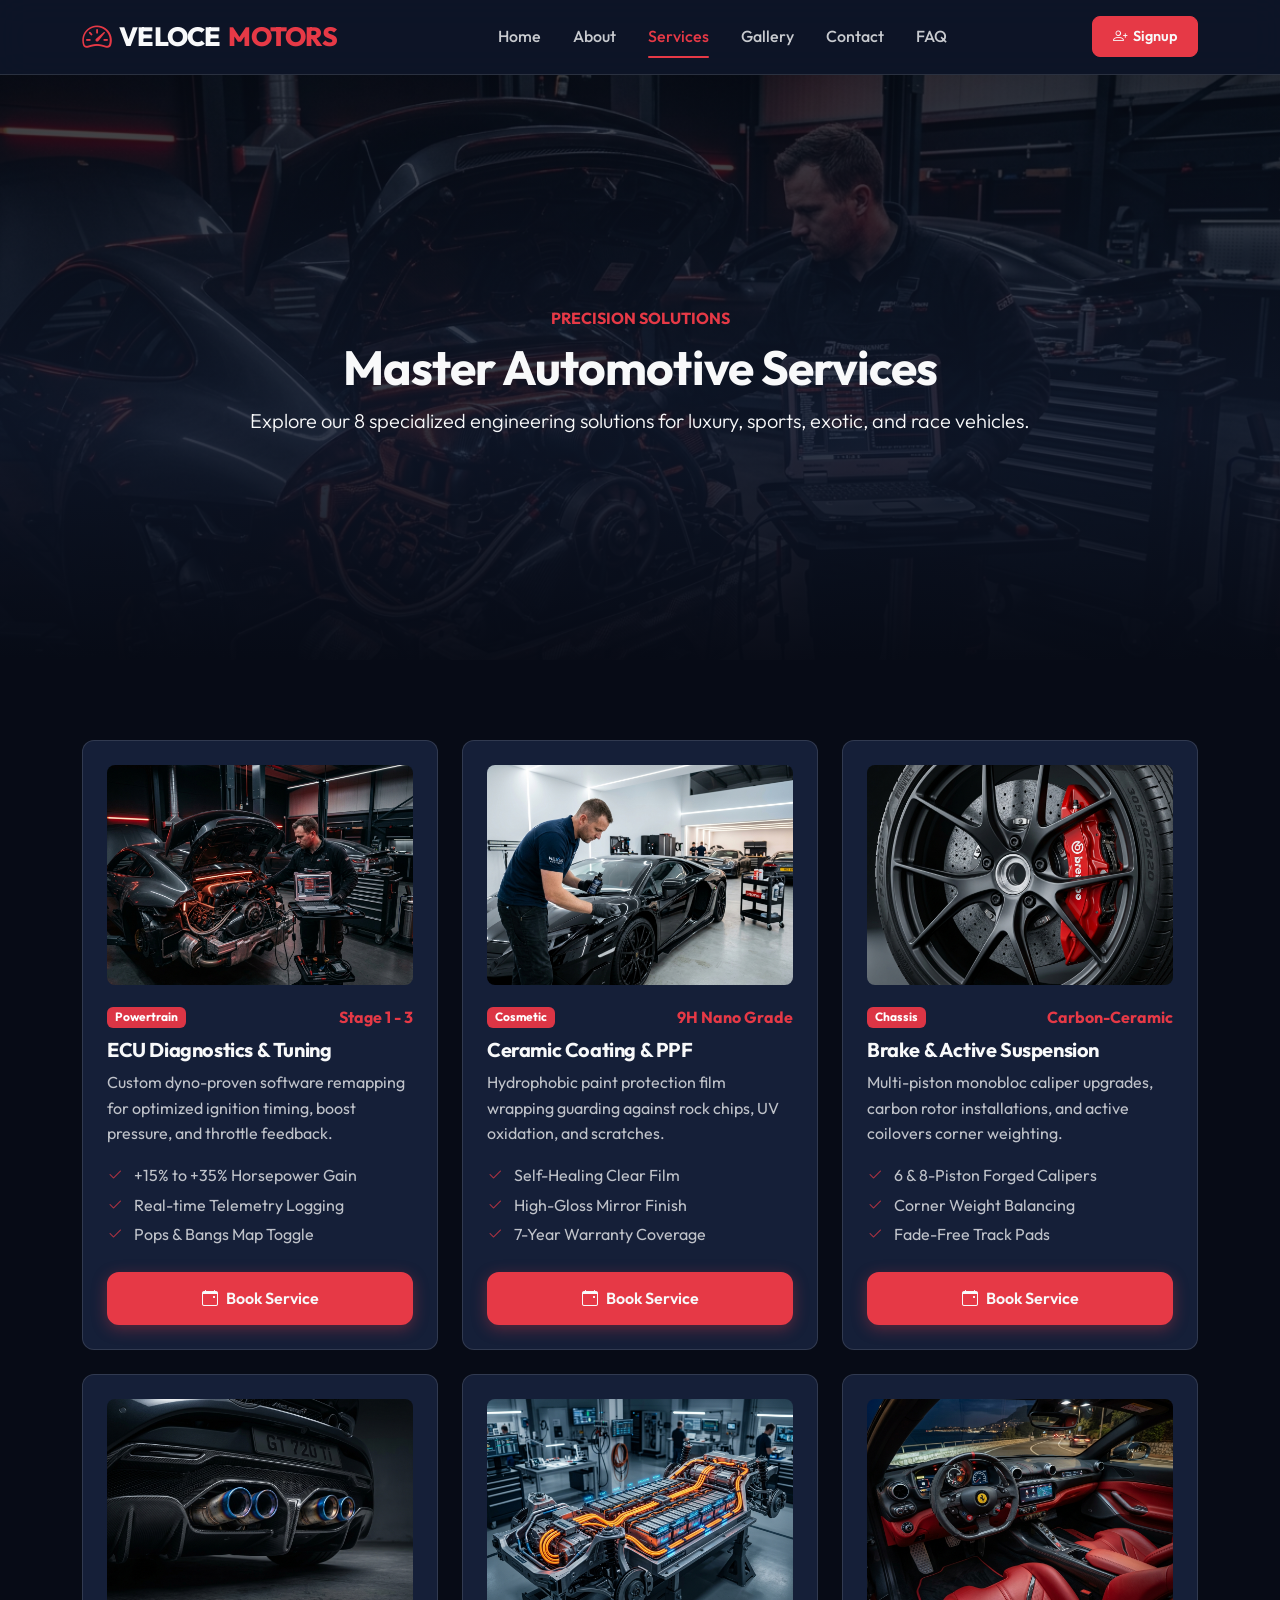
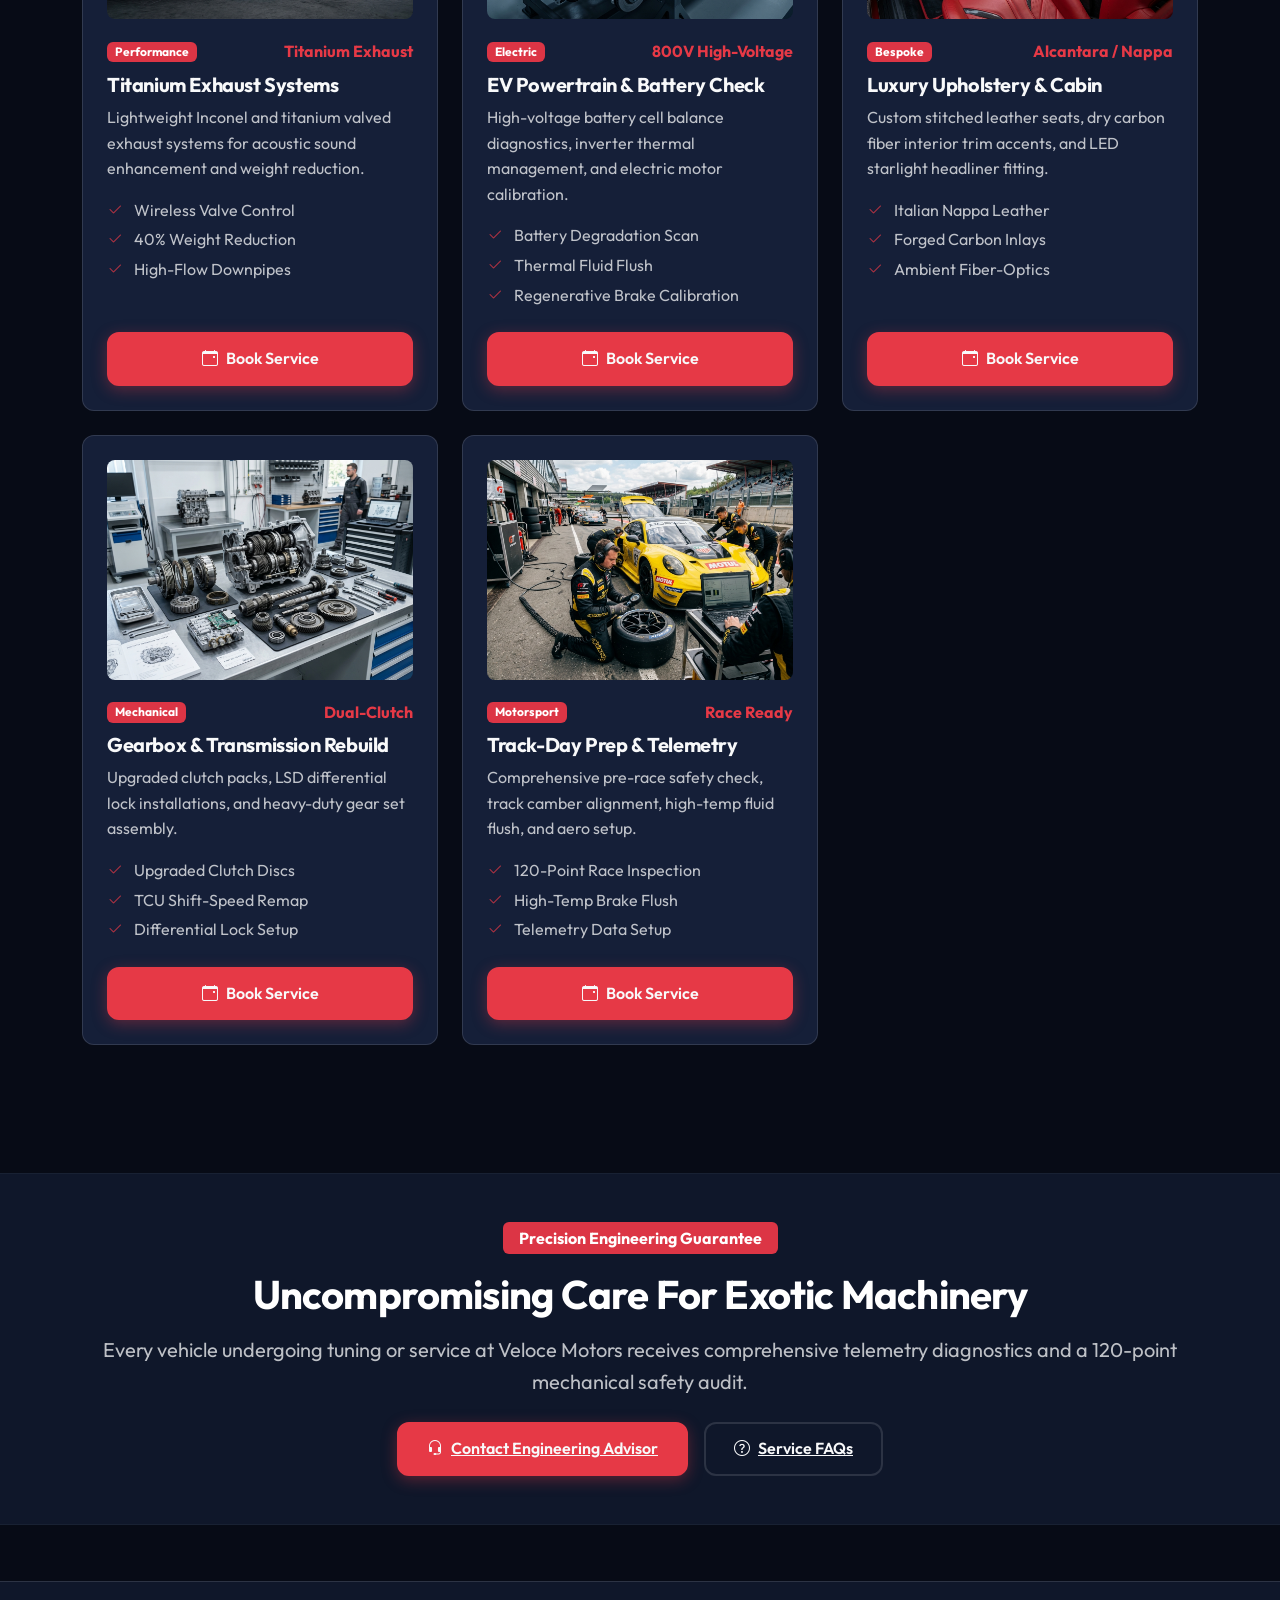
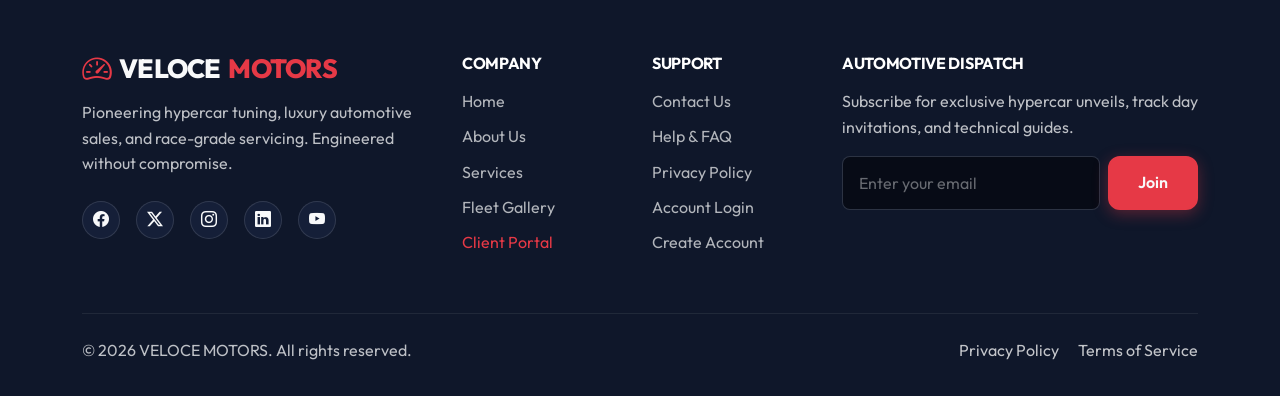
<file: services.html>
<!DOCTYPE html>
<html lang="en">
<head>
  <meta charset="UTF-8">
  <meta name="viewport" content="width=device-width, initial-scale=1.0">
  <title>Automotive Services | Veloce Motors - Master Engineering</title>
  <meta name="description" content="Explore Veloce Motors' 8 master automotive services: ECU engine tuning, ceramic coating, brake upgrade, EV battery diagnostics, gearbox overhaul, track prep & custom upholstery.">
  <meta name="keywords" content="Automotive Services, Car Tuning, ECU Remap, Ceramic Coating, Car Brake Calibration, Transmission Overhaul, EV Battery Service">
  
  <!-- Bootstrap 5 CSS -->
  <link href="https://cdn.jsdelivr.net/npm/bootstrap@5.3.2/dist/css/bootstrap.min.css" rel="stylesheet">
  <!-- Bootstrap Icons -->
  <link href="https://cdn.jsdelivr.net/npm/bootstrap-icons@1.11.1/font/bootstrap-icons.css" rel="stylesheet">
  <!-- Favicon Brand Logo -->
  <link rel="icon" type="image/svg+xml" href="assets/img/favicon.svg">
  
  <!-- Custom Style -->
  <link rel="stylesheet" href="assets/css/style.css">
</head>
<body>

  <!-- ==================== HEADER ==================== -->
  <header class="navbar navbar-expand-lg navbar-custom sticky-top">
    <div class="container">
      <a class="navbar-brand" href="index.html">
        <i class="bi bi-speedometer2"></i> VELOCE<span class="text-accent">MOTORS</span>
      </a>
      
      <button class="navbar-toggler border-0 text-white" type="button" data-bs-toggle="offcanvas" data-bs-target="#mobileMenu" aria-controls="mobileMenu" aria-label="Toggle navigation">
        <i class="bi bi-list fs-2 text-white"></i>
      </button>

      <div class="collapse navbar-collapse d-none d-lg-flex" id="navbarNav">
        <ul class="navbar-nav mx-auto">
          <li class="nav-item"><a class="nav-link" href="index.html">Home</a></li>
          <li class="nav-item"><a class="nav-link" href="about.html">About</a></li>
          <li class="nav-item"><a class="nav-link active" href="services.html">Services</a></li>
          <li class="nav-item"><a class="nav-link" href="gallery.html">Gallery</a></li>
          <li class="nav-item"><a class="nav-link" href="contact.html">Contact</a></li>
          <li class="nav-item"><a class="nav-link" href="faq.html">FAQ</a></li>
        </ul>
        <div class="d-flex gap-2">
          <a href="signup.html" class="nav-auth-btn nav-signup"><i class="bi bi-person-plus"></i> Signup</a>
        </div>
      </div>
    </div>
  </header>

  <!-- Mobile Offcanvas Menu -->
  <div class="offcanvas offcanvas-end offcanvas-custom" tabindex="-1" id="mobileMenu" aria-labelledby="mobileMenuLabel">
    <div class="offcanvas-header border-bottom border-secondary">
      <h5 class="offcanvas-title text-white" id="mobileMenuLabel">
        <i class="bi bi-speedometer2 text-accent"></i> VELOCE MOTORS
      </h5>
      <button type="button" class="btn-close btn-close-white" data-bs-dismiss="offcanvas" aria-label="Close"></button>
    </div>
    <div class="offcanvas-body d-flex flex-column justify-content-between">
      <ul class="navbar-nav">
        <li class="nav-item mb-2"><a class="nav-link" href="index.html">Home</a></li>
        <li class="nav-item mb-2"><a class="nav-link" href="about.html">About</a></li>
        <li class="nav-item mb-2"><a class="nav-link active" href="services.html">Services</a></li>
        <li class="nav-item mb-2"><a class="nav-link" href="gallery.html">Gallery</a></li>
        <li class="nav-item mb-2"><a class="nav-link" href="contact.html">Contact</a></li>
        <li class="nav-item mb-2"><a class="nav-link" href="faq.html">FAQ</a></li>
      </ul>
      <div class="d-grid gap-2 pt-4 border-top border-secondary">
        <a href="signup.html" class="nav-auth-btn nav-signup text-center"><i class="bi bi-person-plus"></i> Signup</a>
      </div>
    </div>
  </div>

  <!-- Page Header -->
  <section class="page-hero-bg" style="background-image: url('assets/img/service_tuning.jpg');">
    <div class="hero-overlay"></div>
    <div class="container hero-content-relative text-center">
      <span class="text-accent fw-bold text-uppercase tracking-wider">Precision Solutions</span>
      <h1 class="display-5 fw-bold mt-2 text-center">Master Automotive Services</h1>
      <p class="opacity-85 lead max-w-700 mx-auto text-center">Explore our 8 specialized engineering solutions for luxury, sports, exotic, and race vehicles.</p>
    </div>
  </section>

  <!-- 8 EVEN SERVICES GRID (Rule 7) -->
  <section class="py-6">
    <div class="container">
      <div class="row g-4">

        <!-- Card 1 -->
        <div class="col-md-6 col-lg-4">
          <div class="custom-card p-4">
            <div>
              <img src="assets/img/service_tuning_1787212526259.jpg" alt="Engine Tuning" class="service-img">
              <div class="d-flex justify-content-between align-items-center mb-2">
                <span class="badge bg-danger">Powertrain</span>
                <span class="text-accent fw-bold">Stage 1 - 3</span>
              </div>
              <h3 class="h5 fw-bold mb-2">ECU Diagnostics & Tuning</h3>
              <p class="opacity-75 fs-6 mb-3">Custom dyno-proven software remapping for optimized ignition timing, boost pressure, and throttle feedback.</p>
              <ul class="list-unstyled opacity-75 fs-6 mb-4">
                <li class="mb-1"><i class="bi bi-check2 text-accent me-2"></i> +15% to +35% Horsepower Gain</li>
                <li class="mb-1"><i class="bi bi-check2 text-accent me-2"></i> Real-time Telemetry Logging</li>
                <li><i class="bi bi-check2 text-accent me-2"></i> Pops & Bangs Map Toggle</li>
              </ul>
            </div>
            <button class="btn-accent w-100 mt-auto" data-bs-toggle="modal" data-bs-target="#serviceBookingModal" data-service="ECU Diagnostics & Tuning"><i class="bi bi-calendar-event"></i> Book Service</button>
          </div>
        </div>

        <!-- Card 2 -->
        <div class="col-md-6 col-lg-4">
          <div class="custom-card p-4">
            <div>
              <img src="assets/img/service_detailing_1787212550257.jpg" alt="Ceramic Coating" class="service-img">
              <div class="d-flex justify-content-between align-items-center mb-2">
                <span class="badge bg-danger">Cosmetic</span>
                <span class="text-accent fw-bold">9H Nano Grade</span>
              </div>
              <h3 class="h5 fw-bold mb-2">Ceramic Coating & PPF</h3>
              <p class="opacity-75 fs-6 mb-3">Hydrophobic paint protection film wrapping guarding against rock chips, UV oxidation, and scratches.</p>
              <ul class="list-unstyled opacity-75 fs-6 mb-4">
                <li class="mb-1"><i class="bi bi-check2 text-accent me-2"></i> Self-Healing Clear Film</li>
                <li class="mb-1"><i class="bi bi-check2 text-accent me-2"></i> High-Gloss Mirror Finish</li>
                <li><i class="bi bi-check2 text-accent me-2"></i> 7-Year Warranty Coverage</li>
              </ul>
            </div>
            <button class="btn-accent w-100 mt-auto" data-bs-toggle="modal" data-bs-target="#serviceBookingModal" data-service="Ceramic Coating & PPF"><i class="bi bi-calendar-event"></i> Book Service</button>
          </div>
        </div>

        <!-- Card 3 -->
        <div class="col-md-6 col-lg-4">
          <div class="custom-card p-4">
            <div>
              <img src="assets/img/service_brakes_1787223593839.jpg" alt="Brake System Upgrade" class="service-img">
              <div class="d-flex justify-content-between align-items-center mb-2">
                <span class="badge bg-danger">Chassis</span>
                <span class="text-accent fw-bold">Carbon-Ceramic</span>
              </div>
              <h3 class="h5 fw-bold mb-2">Brake & Active Suspension</h3>
              <p class="opacity-75 fs-6 mb-3">Multi-piston monobloc caliper upgrades, carbon rotor installations, and active coilovers corner weighting.</p>
              <ul class="list-unstyled opacity-75 fs-6 mb-4">
                <li class="mb-1"><i class="bi bi-check2 text-accent me-2"></i> 6 & 8-Piston Forged Calipers</li>
                <li class="mb-1"><i class="bi bi-check2 text-accent me-2"></i> Corner Weight Balancing</li>
                <li><i class="bi bi-check2 text-accent me-2"></i> Fade-Free Track Pads</li>
              </ul>
            </div>
            <button class="btn-accent w-100 mt-auto" data-bs-toggle="modal" data-bs-target="#serviceBookingModal" data-service="Brake & Active Suspension"><i class="bi bi-calendar-event"></i> Book Service</button>
          </div>
        </div>

        <!-- Card 4 -->
        <div class="col-md-6 col-lg-4">
          <div class="custom-card p-4">
            <div>
              <img src="assets/img/service_exhaust_1787223614503.jpg" alt="Exhaust Tuning" class="service-img">
              <div class="d-flex justify-content-between align-items-center mb-2">
                <span class="badge bg-danger">Performance</span>
                <span class="text-accent fw-bold">Titanium Exhaust</span>
              </div>
              <h3 class="h5 fw-bold mb-2">Titanium Exhaust Systems</h3>
              <p class="opacity-75 fs-6 mb-3">Lightweight Inconel and titanium valved exhaust systems for acoustic sound enhancement and weight reduction.</p>
              <ul class="list-unstyled opacity-75 fs-6 mb-4">
                <li class="mb-1"><i class="bi bi-check2 text-accent me-2"></i> Wireless Valve Control</li>
                <li class="mb-1"><i class="bi bi-check2 text-accent me-2"></i> 40% Weight Reduction</li>
                <li><i class="bi bi-check2 text-accent me-2"></i> High-Flow Downpipes</li>
              </ul>
            </div>
            <button class="btn-accent w-100 mt-auto" data-bs-toggle="modal" data-bs-target="#serviceBookingModal" data-service="Titanium Exhaust Systems"><i class="bi bi-calendar-event"></i> Book Service</button>
          </div>
        </div>

        <!-- Card 5 -->
        <div class="col-md-6 col-lg-4">
          <div class="custom-card p-4">
            <div>
              <img src="assets/img/service_ev_battery_1787223641131.jpg" alt="EV Service" class="service-img">
              <div class="d-flex justify-content-between align-items-center mb-2">
                <span class="badge bg-danger">Electric</span>
                <span class="text-accent fw-bold">800V High-Voltage</span>
              </div>
              <h3 class="h5 fw-bold mb-2">EV Powertrain & Battery Check</h3>
              <p class="opacity-75 fs-6 mb-3">High-voltage battery cell balance diagnostics, inverter thermal management, and electric motor calibration.</p>
              <ul class="list-unstyled opacity-75 fs-6 mb-4">
                <li class="mb-1"><i class="bi bi-check2 text-accent me-2"></i> Battery Degradation Scan</li>
                <li class="mb-1"><i class="bi bi-check2 text-accent me-2"></i> Thermal Fluid Flush</li>
                <li><i class="bi bi-check2 text-accent me-2"></i> Regenerative Brake Calibration</li>
              </ul>
            </div>
            <button class="btn-accent w-100 mt-auto" data-bs-toggle="modal" data-bs-target="#serviceBookingModal" data-service="EV Powertrain & Battery Check"><i class="bi bi-calendar-event"></i> Book Service</button>
          </div>
        </div>

        <!-- Card 6 -->
        <div class="col-md-6 col-lg-4">
          <div class="custom-card p-4">
            <div>
              <img src="assets/img/service_interior_1787223664203.jpg" alt="Interior Crafting" class="service-img">
              <div class="d-flex justify-content-between align-items-center mb-2">
                <span class="badge bg-danger">Bespoke</span>
                <span class="text-accent fw-bold">Alcantara / Nappa</span>
              </div>
              <h3 class="h5 fw-bold mb-2">Luxury Upholstery & Cabin</h3>
              <p class="opacity-75 fs-6 mb-3">Custom stitched leather seats, dry carbon fiber interior trim accents, and LED starlight headliner fitting.</p>
              <ul class="list-unstyled opacity-75 fs-6 mb-4">
                <li class="mb-1"><i class="bi bi-check2 text-accent me-2"></i> Italian Nappa Leather</li>
                <li class="mb-1"><i class="bi bi-check2 text-accent me-2"></i> Forged Carbon Inlays</li>
                <li><i class="bi bi-check2 text-accent me-2"></i> Ambient Fiber-Optics</li>
              </ul>
            </div>
            <button class="btn-accent w-100 mt-auto" data-bs-toggle="modal" data-bs-target="#serviceBookingModal" data-service="Luxury Upholstery & Cabin"><i class="bi bi-calendar-event"></i> Book Service</button>
          </div>
        </div>

        <!-- Card 7 -->
        <div class="col-md-6 col-lg-4">
          <div class="custom-card p-4">
            <div>
              <img src="assets/img/service_gearbox_1787223690537.jpg" alt="Gearbox Overhaul" class="service-img">
              <div class="d-flex justify-content-between align-items-center mb-2">
                <span class="badge bg-danger">Mechanical</span>
                <span class="text-accent fw-bold">Dual-Clutch</span>
              </div>
              <h3 class="h5 fw-bold mb-2">Gearbox & Transmission Rebuild</h3>
              <p class="opacity-75 fs-6 mb-3">Upgraded clutch packs, LSD differential lock installations, and heavy-duty gear set assembly.</p>
              <ul class="list-unstyled opacity-75 fs-6 mb-4">
                <li class="mb-1"><i class="bi bi-check2 text-accent me-2"></i> Upgraded Clutch Discs</li>
                <li class="mb-1"><i class="bi bi-check2 text-accent me-2"></i> TCU Shift-Speed Remap</li>
                <li><i class="bi bi-check2 text-accent me-2"></i> Differential Lock Setup</li>
              </ul>
            </div>
            <button class="btn-accent w-100 mt-auto" data-bs-toggle="modal" data-bs-target="#serviceBookingModal" data-service="Gearbox & Transmission Rebuild"><i class="bi bi-calendar-event"></i> Book Service</button>
          </div>
        </div>

        <!-- Card 8 -->
        <div class="col-md-6 col-lg-4">
          <div class="custom-card p-4">
            <div>
              <img src="assets/img/service_track_prep_1787223714273.jpg" alt="Track Day Prep" class="service-img">
              <div class="d-flex justify-content-between align-items-center mb-2">
                <span class="badge bg-danger">Motorsport</span>
                <span class="text-accent fw-bold">Race Ready</span>
              </div>
              <h3 class="h5 fw-bold mb-2">Track-Day Prep & Telemetry</h3>
              <p class="opacity-75 fs-6 mb-3">Comprehensive pre-race safety check, track camber alignment, high-temp fluid flush, and aero setup.</p>
              <ul class="list-unstyled opacity-75 fs-6 mb-4">
                <li class="mb-1"><i class="bi bi-check2 text-accent me-2"></i> 120-Point Race Inspection</li>
                <li class="mb-1"><i class="bi bi-check2 text-accent me-2"></i> High-Temp Brake Flush</li>
                <li><i class="bi bi-check2 text-accent me-2"></i> Telemetry Data Setup</li>
              </ul>
            </div>
            <button class="btn-accent w-100 mt-auto" data-bs-toggle="modal" data-bs-target="#serviceBookingModal" data-service="Track-Day Prep & Telemetry"><i class="bi bi-calendar-event"></i> Book Service</button>
          </div>
        </div>

      </div>
    </div>
  </section>

  <!-- Service Assurance CTA Banner (Ensures proper spacing before footer) -->
  <section class="py-5 bg-primary-custom border-top border-bottom border-secondary border-opacity-10 my-5">
    <div class="container text-center max-w-800">
      <span class="badge bg-danger mb-3 px-3 py-2 fs-6">Precision Engineering Guarantee</span>
      <h3 class="display-6 fw-bold text-white mb-3">Uncompromising Care For Exotic Machinery</h3>
      <p class="opacity-75 fs-5 mb-4">Every vehicle undergoing tuning or service at Veloce Motors receives comprehensive telemetry diagnostics and a 120-point mechanical safety audit.</p>
      <div class="d-flex flex-wrap justify-content-center gap-3">
        <a href="contact.html" class="btn-accent"><i class="bi bi-headset"></i> Contact Engineering Advisor</a>
        <a href="faq.html" class="btn-outline-custom"><i class="bi bi-question-circle"></i> Service FAQs</a>
      </div>
    </div>
  </section>

  <!-- Service Booking Modal -->
  <div class="modal fade" id="serviceBookingModal" tabindex="-1" aria-labelledby="serviceBookingModalLabel" aria-hidden="true">
    <div class="modal-dialog modal-dialog-centered">
      <div class="modal-content bg-primary-card text-white border border-secondary border-opacity-25">
        <div class="modal-header border-bottom border-secondary border-opacity-25">
          <h5 class="modal-title fw-bold" id="serviceBookingModalLabel">
            <i class="bi bi-calendar-check text-accent me-2"></i> Schedule Service Appointment
          </h5>
          <button type="button" class="btn-close btn-close-white" data-bs-dismiss="modal" aria-label="Close"></button>
        </div>
        <div class="modal-body">
          <form id="modalBookingForm">
            <div class="mb-3">
              <label class="form-label text-white-50">Selected Automotive Service</label>
              <input type="text" id="selectedServiceInput" class="form-control form-control-custom" readonly>
            </div>
            <div class="mb-3">
              <label class="form-label text-white-50">Your Full Name</label>
              <input type="text" class="form-control form-control-custom" placeholder="e.g. Alex Morgan" required>
            </div>
            <div class="mb-3">
              <label class="form-label text-white-50">Vehicle Make & Model</label>
              <input type="text" class="form-control form-control-custom" placeholder="e.g. Porsche 911 GT3 RS" required>
            </div>
            <div class="row g-2 mb-3">
              <div class="col-6">
                <label class="form-label text-white-50">Preferred Date</label>
                <input type="date" class="form-control form-control-custom" required>
              </div>
              <div class="col-6">
                <label class="form-label text-white-50">Phone Number</label>
                <input type="tel" class="form-control form-control-custom" placeholder="+1 555-0199" required>
              </div>
            </div>
            <button type="submit" class="btn-accent w-100 mt-2">Confirm Reservation</button>
          </form>
        </div>
      </div>
    </div>
  </div>

  <!-- FOOTER -->
  <footer class="footer-custom">
    <div class="container">
      <div class="row g-4 mb-5">
        <div class="col-lg-4 col-md-6">
          <a href="index.html" class="footer-logo mb-3 d-inline-block">
            <i class="bi bi-speedometer2 text-accent"></i> VELOCE<span class="text-accent">MOTORS</span>
          </a>
          <p class="opacity-75 mb-4 max-w-350 fs-6">
            Pioneering hypercar tuning, luxury automotive sales, and race-grade servicing. Engineered without compromise.
          </p>
          <div class="d-flex gap-2">
            <a href="#" class="social-icon" aria-label="Facebook"><i class="bi bi-facebook"></i></a>
            <a href="#" class="social-icon" aria-label="Twitter"><i class="bi bi-twitter-x"></i></a>
            <a href="#" class="social-icon" aria-label="Instagram"><i class="bi bi-instagram"></i></a>
            <a href="#" class="social-icon" aria-label="LinkedIn"><i class="bi bi-linkedin"></i></a>
            <a href="#" class="social-icon" aria-label="YouTube"><i class="bi bi-youtube"></i></a>
          </div>
        </div>

        <div class="col-lg-2 col-md-6">
          <h5 class="fw-bold text-white mb-3 fs-6 text-uppercase tracking-wider">Company</h5>
          <a href="index.html" class="footer-link">Home</a>
          <a href="about.html" class="footer-link">About Us</a>
          <a href="services.html" class="footer-link">Services</a>
          <a href="gallery.html" class="footer-link">Fleet Gallery</a>
          <a href="dashboard.html" class="footer-link text-accent">Client Portal</a>
        </div>

        <div class="col-lg-2 col-md-6">
          <h5 class="fw-bold text-white mb-3 fs-6 text-uppercase tracking-wider">Support</h5>
          <a href="contact.html" class="footer-link">Contact Us</a>
          <a href="faq.html" class="footer-link">Help & FAQ</a>
          <a href="privacy.html" class="footer-link">Privacy Policy</a>
          <a href="login.html" class="footer-link">Account Login</a>
          <a href="signup.html" class="footer-link">Create Account</a>
        </div>

        <div class="col-lg-4 col-md-6">
          <h5 class="fw-bold text-white mb-3 fs-6 text-uppercase tracking-wider">Automotive Dispatch</h5>
          <p class="opacity-75 fs-6 mb-3">Subscribe for exclusive hypercar unveils, track day invitations, and technical guides.</p>
          <form class="newsletter-form d-flex gap-2">
            <input type="email" class="form-control form-control-custom" placeholder="Enter your email" required>
            <button type="submit" class="btn-accent text-nowrap">Join</button>
          </form>
        </div>
      </div>

      <div class="pt-4 border-top border-secondary border-opacity-25 d-flex flex-column flex-md-row justify-content-between align-items-center opacity-75 fs-6">
        <p class="mb-2 mb-md-0">&copy; 2026 VELOCE MOTORS. All rights reserved.</p>
        <div>
          <a href="privacy.html" class="text-white me-3 text-decoration-none">Privacy Policy</a>
          <a href="faq.html" class="text-white text-decoration-none">Terms of Service</a>
        </div>
      </div>
    </div>
  </footer>

  <button id="backToTop" class="back-to-top" aria-label="Back to top">
    <i class="bi bi-arrow-up"></i>
  </button>

  <script src="https://cdn.jsdelivr.net/npm/bootstrap@5.3.2/dist/js/bootstrap.bundle.min.js"></script>
  <script src="assets/js/main.js"></script>
  <script>
    // Service Modal Handler
    document.addEventListener('DOMContentLoaded', () => {
      const bookingModal = document.getElementById('serviceBookingModal');
      if (bookingModal) {
        bookingModal.addEventListener('show.bs.modal', (e) => {
          const button = e.relatedTarget;
          const serviceName = button.getAttribute('data-service') || 'General Service';
          document.getElementById('selectedServiceInput').value = serviceName;
        });
      }
      
      const modalForm = document.getElementById('modalBookingForm');
      if (modalForm) {
        modalForm.addEventListener('submit', (e) => {
          e.preventDefault();
          alert('Thank you! Your service reservation request has been submitted. Our engineering advisor will call you shortly.');
          const modalInstance = bootstrap.Modal.getInstance(bookingModal);
          if (modalInstance) modalInstance.hide();
          modalForm.reset();
        });
      }
    });
  </script>
</body>
</html>
</file>
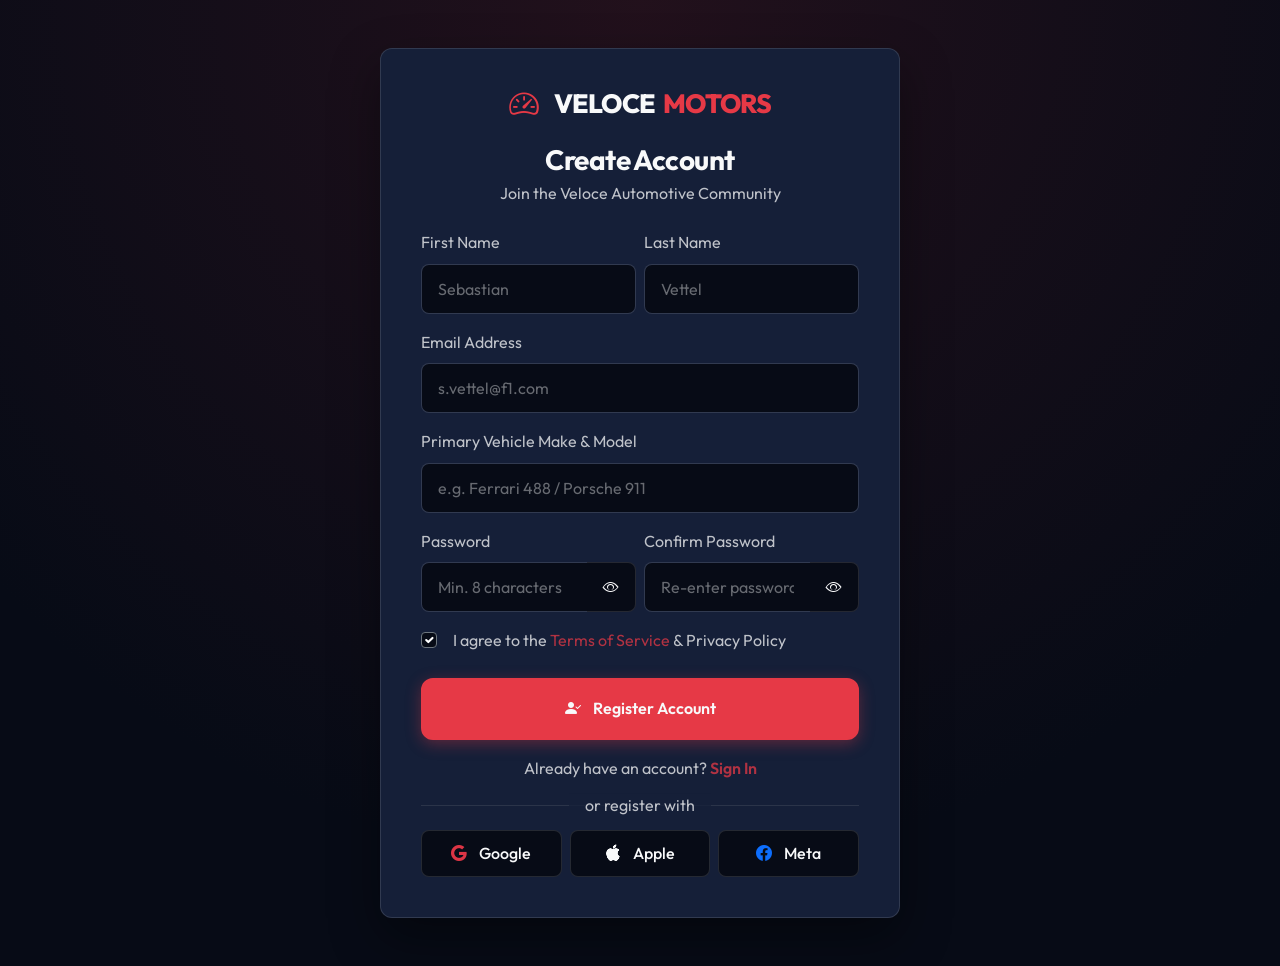
<file: signup.html>
<!DOCTYPE html>
<html lang="en">
<head>
  <meta charset="UTF-8">
  <meta name="viewport" content="width=device-width, initial-scale=1.0">
  <title>Sign Up | Veloce Motors Registration</title>
  <meta name="description" content="Register for a Veloce Motors account to schedule ECU dyno tuning, track day events, and access your hypercar telemetry portal.">
  <meta name="keywords" content="Veloce Signup, Create Account, Supercar Client Registration">
  
  <!-- Bootstrap 5 CSS -->
  <link href="https://cdn.jsdelivr.net/npm/bootstrap@5.3.2/dist/css/bootstrap.min.css" rel="stylesheet">
  <!-- Bootstrap Icons -->
  <link href="https://cdn.jsdelivr.net/npm/bootstrap-icons@1.11.1/font/bootstrap-icons.css" rel="stylesheet">
  <!-- Favicon Brand Logo -->
  <link rel="icon" type="image/svg+xml" href="assets/img/favicon.svg">
  
  <!-- Custom Style -->
  <link rel="stylesheet" href="assets/css/style.css">
</head>
<body>

  <!-- Standalone Auth Section (Navbar & Footer Removed) -->
  <section class="auth-section">
    <div class="container d-flex flex-column align-items-center">

      <div class="auth-card">
        <!-- Brand Header inside Auth Card -->
        <div class="text-center mb-4">
          <a class="navbar-brand justify-content-center mb-3 text-decoration-none" href="index.html">
            <i class="bi bi-speedometer2 text-accent fs-2 me-2"></i> VELOCE<span class="text-accent">MOTORS</span>
          </a>
          <h1 class="h3 fw-bold mt-2 mb-1">Create Account</h1>
          <p class="opacity-75 fs-6 mb-0">Join the Veloce Automotive Community</p>
        </div>

        <!-- Alert Container -->
        <div id="signupAlert" class="alert d-none mb-4" role="alert"></div>

        <form id="signupForm" action="dashboard.html" method="GET" novalidate>
          <div class="row g-2 mb-3">
            <div class="col-12 col-sm-6">
              <label class="form-label opacity-75" for="firstName">First Name</label>
              <input type="text" id="firstName" class="form-control form-control-custom" placeholder="Sebastian" required>
            </div>
            <div class="col-12 col-sm-6">
              <label class="form-label opacity-75" for="lastName">Last Name</label>
              <input type="text" id="lastName" class="form-control form-control-custom" placeholder="Vettel" required>
            </div>
          </div>

          <div class="mb-3">
            <label class="form-label opacity-75" for="signupEmail">Email Address</label>
            <input type="email" id="signupEmail" class="form-control form-control-custom" placeholder="s.vettel@f1.com" required>
          </div>

          <div class="mb-3">
            <label class="form-label opacity-75" for="vehicleMake">Primary Vehicle Make & Model</label>
            <input type="text" id="vehicleMake" class="form-control form-control-custom" placeholder="e.g. Ferrari 488 / Porsche 911" required>
          </div>

          <div class="row g-2 mb-3">
            <div class="col-md-6">
              <label class="form-label opacity-75" for="signupPassword">Password</label>
              <div class="input-group">
                <input type="password" id="signupPassword" class="form-control form-control-custom" placeholder="Min. 8 characters" minlength="8" required>
                <button class="btn btn-password-toggle" type="button" id="toggleSignupPassword" aria-label="Toggle password visibility"><i class="bi bi-eye"></i></button>
              </div>
            </div>
            <div class="col-md-6">
              <label class="form-label opacity-75" for="confirmPassword">Confirm Password</label>
              <div class="input-group">
                <input type="password" id="confirmPassword" class="form-control form-control-custom" placeholder="Re-enter password" required>
                <button class="btn btn-password-toggle" type="button" id="toggleConfirmPassword" aria-label="Toggle confirm password visibility"><i class="bi bi-eye"></i></button>
              </div>
            </div>
          </div>

          <div class="form-check mb-4">
            <input class="form-check-input bg-primary-dark border-secondary" type="checkbox" id="termsCheck" required checked>
            <label class="form-check-label opacity-75 fs-6 ms-2" for="termsCheck">
              I agree to the <a href="privacy.html" class="text-accent text-decoration-none">Terms of Service</a> & Privacy Policy
            </label>
          </div>

          <button type="submit" id="signupSubmitBtn" class="btn-accent w-100 py-3 mb-3"><i class="bi bi-person-check-fill me-1"></i> Register Account</button>

          <p class="text-center opacity-75 fs-6 mb-0">
            Already have an account? <a href="login.html" class="text-accent fw-semibold text-decoration-none">Sign In</a>
          </p>
        </form>

        <!-- Divider Line -->
        <div class="position-relative text-center my-4">
          <hr class="border-secondary opacity-25">
          <span class="position-absolute top-50 start-50 translate-middle px-3 bg-card-custom opacity-75 fs-6">or register with</span>
        </div>

        <!-- Social Signup at the bottom -->
        <div class="row g-2">
          <div class="col-4">
            <button type="button" class="social-login-btn w-100"><i class="bi bi-google text-danger me-1"></i> Google</button>
          </div>
          <div class="col-4">
            <button type="button" class="social-login-btn w-100"><i class="bi bi-apple me-1"></i> Apple</button>
          </div>
          <div class="col-4">
            <button type="button" class="social-login-btn w-100"><i class="bi bi-facebook text-primary me-1"></i> Meta</button>
          </div>
        </div>
      </div>

    </div>
  </section>

  <button id="backToTop" class="back-to-top" aria-label="Back to top">
    <i class="bi bi-arrow-up"></i>
  </button>

  <script src="https://cdn.jsdelivr.net/npm/bootstrap@5.3.2/dist/js/bootstrap.bundle.min.js"></script>
  <script src="assets/js/main.js"></script>
</body>
</html>
</file>
<file: assets/css/style.css>
/* ==========================================================================
   VELOCE MOTORS - STYLESHEET
   Strict 3-Color Design System:
   1. Primary: Midnight Obsidian (#0F172A)
   2. Secondary: Racing Crimson Red (#E63946)
   3. Tertiary: Platinum Silver Light (#F8F9FA)
   ========================================================================== */

@import url('https://fonts.googleapis.com/css2?family=Outfit:wght@300;400;500;600;700;800;900&display=swap');

:root {
  --primary-color: #0F172A;
  --secondary-color: #E63946;
  --tertiary-color: #F8F9FA;
  
  --primary-dark: #070B16;
  --primary-card: #151F38;
  --secondary-hover: #D62839;
  --secondary-glow: rgba(230, 57, 70, 0.35);
  
  --font-family: 'Outfit', -apple-system, BlinkMacSystemFont, sans-serif;
  --transition-fast: 0.25s ease;
  --transition-smooth: 0.4s cubic-bezier(0.16, 1, 0.3, 1);
  --border-radius: 12px;
  --box-shadow: 0 12px 30px rgba(0, 0, 0, 0.25);
  --glass-bg: rgba(15, 23, 42, 0.85);
  --glass-border: rgba(248, 249, 250, 0.12);
}

/* Base Styles */
* {
  margin: 0;
  padding: 0;
  box-sizing: border-box;
}

body {
  font-family: var(--font-family);
  background-color: var(--primary-dark);
  color: var(--tertiary-color);
  overflow-x: hidden;
  line-height: 1.6;
}

/* Custom Scrollbar */
::-webkit-scrollbar {
  width: 10px;
}
::-webkit-scrollbar-track {
  background: var(--primary-dark);
}
::-webkit-scrollbar-thumb {
  background: var(--primary-card);
  border-radius: 5px;
  border: 2px solid var(--primary-dark);
}
::-webkit-scrollbar-thumb:hover {
  background: var(--secondary-color);
}

/* Typography Helpers */
h1, h2, h3, h4, h5, h6 {
  font-weight: 700;
  letter-spacing: -0.02em;
  color: var(--tertiary-color);
}

.text-gradient {
  background: linear-gradient(135deg, var(--tertiary-color) 30%, var(--secondary-color) 100%);
  -webkit-background-clip: text;
  -webkit-text-fill-color: transparent;
}

.text-accent {
  color: var(--secondary-color) !important;
}

.bg-primary-custom {
  background-color: var(--primary-color) !important;
}

.bg-primary-dark {
  background-color: var(--primary-dark) !important;
}

.bg-card-custom {
  background-color: var(--primary-card) !important;
}

.bg-accent-custom {
  background-color: var(--secondary-color) !important;
}

/* Custom Spacing & Section Utilities to prevent footer overlap */
.py-6 {
  padding-top: 5rem !important;
  padding-bottom: 5rem !important;
}

.py-7 {
  padding-top: 6.5rem !important;
  padding-bottom: 6.5rem !important;
}

@media (min-width: 992px) {
  .py-lg-6 {
    padding-top: 5rem !important;
    padding-bottom: 5rem !important;
  }
  .py-lg-7 {
    padding-top: 6.5rem !important;
    padding-bottom: 6.5rem !important;
  }
}

/* Author / Team Headshot Cards Section Spacing */
.author-cards-section,
.team-section {
  padding-top: 5rem !important;
  padding-bottom: 6rem !important;
  margin-bottom: 3.5rem !important;
  position: relative;
  z-index: 1;
}


/* Custom Buttons - Standardized across all pages & centered CTA text */
.btn-accent {
  background-color: var(--secondary-color);
  color: var(--tertiary-color);
  border: 2px solid var(--secondary-color);
  padding: 0.75rem 1.75rem;
  font-weight: 600;
  border-radius: var(--border-radius);
  transition: var(--transition-fast);
  box-shadow: 0 4px 15px var(--secondary-glow);
  display: inline-flex;
  align-items: center;
  justify-content: center;
  text-align: center;
  gap: 0.5rem;
}

.btn-accent:hover, .btn-accent:focus {
  background-color: var(--secondary-hover);
  border-color: var(--secondary-hover);
  color: var(--tertiary-color);
  transform: translateY(-2px);
  box-shadow: 0 8px 25px var(--secondary-glow);
}

.btn-outline-custom {
  background-color: transparent;
  color: var(--tertiary-color);
  border: 2px solid var(--glass-border);
  padding: 0.75rem 1.75rem;
  font-weight: 600;
  border-radius: var(--border-radius);
  transition: var(--transition-fast);
  display: inline-flex;
  align-items: center;
  justify-content: center;
  text-align: center;
  gap: 0.5rem;
}

.btn-outline-custom:hover {
  background-color: var(--tertiary-color);
  color: var(--primary-dark);
  border-color: var(--tertiary-color);
  transform: translateY(-2px);
}

/* Header & Navbar */
.navbar-custom {
  background-color: var(--glass-bg);
  backdrop-filter: blur(16px);
  -webkit-backdrop-filter: blur(16px);
  border-bottom: 1px solid var(--glass-border);
  padding: 1rem 0;
  position: sticky;
  top: 0;
  z-index: 1030;
  transition: var(--transition-fast);
}

/* Standardized Brand Logo Typography across Header, Footer & Offcanvas */
.navbar-brand,
.footer-logo,
.offcanvas-title {
  font-family: 'Outfit', sans-serif !important;
  font-size: 1.65rem !important;
  font-weight: 800 !important;
  letter-spacing: -0.03em !important;
  color: var(--tertiary-color) !important;
  text-decoration: none !important;
  display: inline-flex !important;
  align-items: center !important;
  gap: 0.5rem !important;
  line-height: 1 !important;
}

.navbar-brand i,
.footer-logo i,
.offcanvas-title i {
  color: var(--secondary-color) !important;
  font-size: 1.85rem !important;
}

.navbar-brand .text-accent,
.footer-logo .text-accent,
.offcanvas-title .text-accent {
  color: var(--secondary-color) !important;
}

.nav-link {
  color: rgba(248, 249, 250, 0.8) !important;
  font-weight: 500;
  padding: 0.5rem 1rem !important;
  transition: var(--transition-fast);
  position: relative;
}

.nav-link:hover, .nav-link.active {
  color: var(--secondary-color) !important;
}

.nav-link.active::after {
  content: '';
  position: absolute;
  bottom: 0;
  left: 1rem;
  right: 1rem;
  height: 2px;
  background-color: var(--secondary-color);
  border-radius: 2px;
}

/* Header Action Buttons (Login & Signup - Same Style as specified in rule 4) */
.nav-auth-btn {
  padding: 0.5rem 1.25rem;
  font-size: 0.9rem;
  font-weight: 600;
  border-radius: 8px;
  transition: var(--transition-fast);
  text-decoration: none;
  display: inline-flex;
  align-items: center;
  gap: 0.4rem;
}

.nav-login {
  color: var(--tertiary-color);
  border: 1.5px solid var(--secondary-color);
  background: transparent;
}
.nav-login:hover {
  background: var(--secondary-color);
  color: var(--tertiary-color);
}

.nav-signup {
  background: var(--secondary-color);
  color: var(--tertiary-color);
  border: 1.5px solid var(--secondary-color);
}
.nav-signup:hover {
  background: var(--secondary-hover);
  border-color: var(--secondary-hover);
  color: var(--tertiary-color);
}

/* Offcanvas mobile menu styling */
.offcanvas-custom {
  background-color: var(--primary-color) !important;
  color: var(--tertiary-color) !important;
  border-left: 1px solid var(--glass-border);
}

/* Hero Section with Background Image & Centered Content */
.hero-section-bg {
  position: relative;
  min-height: 75vh;
  padding: 10rem 0 8rem 0;
  background-size: cover;
  background-position: center center;
  background-repeat: no-repeat;
  overflow: hidden;
  text-align: center;
  display: flex;
  align-items: center;
  justify-content: center;
}

.page-hero-bg {
  position: relative;
  min-height: 65vh;
  padding: 8.5rem 0 7rem 0;
  background-size: cover;
  background-position: center center;
  background-repeat: no-repeat;
  overflow: hidden;
  text-align: center;
  display: flex;
  align-items: center;
  justify-content: center;
}

@media (max-width: 768px) {
  .hero-section-bg {
    min-height: 60vh;
    padding: 7rem 0 5rem 0;
  }
  .page-hero-bg {
    min-height: 50vh;
    padding: 6rem 0 4.5rem 0;
  }
}

.hero-overlay {
  position: absolute;
  inset: 0;
  background: linear-gradient(180deg, rgba(7, 11, 22, 0.75) 0%, rgba(15, 23, 42, 0.85) 60%, rgba(7, 11, 22, 0.98) 100%);
  z-index: 1;
}

.hero-content-relative {
  position: relative;
  z-index: 2;
  width: 100%;
}

.hero-badge {
  display: inline-flex;
  align-items: center;
  gap: 0.5rem;
  padding: 0.4rem 1rem;
  background: rgba(230, 57, 70, 0.15);
  border: 1px solid rgba(230, 57, 70, 0.4);
  color: var(--secondary-color);
  border-radius: 50px;
  font-size: 0.85rem;
  font-weight: 600;
  margin-bottom: 1.5rem;
}

.hero-title {
  font-size: 3.5rem;
  font-weight: 800;
  line-height: 1.15;
  margin-bottom: 1.5rem;
}

@media (max-width: 768px) {
  .hero-title {
    font-size: 2.4rem;
  }
}

.hero-img-wrapper {
  position: relative;
}

.hero-img {
  width: 100%;
  border-radius: 20px;
  box-shadow: 0 20px 50px rgba(0, 0, 0, 0.5);
  border: 1px solid var(--glass-border);
  animation: heroFloat 6s ease-in-out infinite;
}

@keyframes heroFloat {
  0%, 100% { transform: translateY(0); }
  50% { transform: translateY(-12px); }
}

/* Glassmorphism Cards - Equal height & aligned bottom CTA */
.custom-card {
  background-color: var(--primary-card);
  border: 1px solid var(--glass-border);
  border-radius: var(--border-radius);
  padding: 2rem;
  transition: var(--transition-smooth);
  height: 100%;
  display: flex;
  flex-direction: column;
  justify-content: flex-start;
  position: relative;
  overflow: hidden;
}

.custom-card:hover {
  transform: translateY(-8px);
  border-color: rgba(230, 57, 70, 0.4);
  box-shadow: 0 15px 35px rgba(0, 0, 0, 0.4), 0 0 20px var(--secondary-glow);
}

/* Milestone Cards Alignment */
.milestone-card {
  display: flex;
  flex-direction: column;
  justify-content: flex-start;
  align-items: center;
  text-align: center;
}

.milestone-card .milestone-year {
  font-size: 2.5rem;
  font-weight: 800;
  color: var(--secondary-color);
  margin-bottom: 0.5rem;
  line-height: 1;
}

.milestone-card .milestone-title {
  font-size: 1.15rem;
  font-weight: 700;
  color: var(--tertiary-color);
  margin-bottom: 0.75rem;
  min-height: 2.8rem;
  display: flex;
  align-items: center;
  justify-content: center;
  line-height: 1.3;
}

.milestone-card .milestone-desc {
  font-size: 0.95rem;
  opacity: 0.8;
  margin-bottom: 0;
  line-height: 1.5;
}

/* Team / Author Cards Alignment */
.team-card {
  display: flex;
  flex-direction: column;
  justify-content: flex-start;
  align-items: center;
  text-align: center;
}

.team-card .author-avatar {
  width: 95px;
  height: 95px;
  border-radius: 50%;
  object-fit: cover;
  object-position: center 15%;
  border: 3px solid var(--secondary-color);
  box-shadow: 0 4px 15px var(--secondary-glow);
  margin-bottom: 1.25rem;
  flex-shrink: 0;
}

.team-card .team-name {
  font-size: 1.2rem;
  font-weight: 700;
  color: var(--tertiary-color);
  margin-bottom: 0.25rem;
  min-height: 1.8rem;
  display: flex;
  align-items: center;
  justify-content: center;
}

.team-card .team-role {
  color: var(--secondary-color);
  font-size: 0.9rem;
  font-weight: 600;
  margin-bottom: 0.85rem;
  min-height: 2.6rem;
  display: flex;
  align-items: center;
  justify-content: center;
  line-height: 1.3;
}

.team-card .team-bio {
  font-size: 0.95rem;
  opacity: 0.8;
  margin-bottom: 0;
  line-height: 1.55;
}

.card-icon-box {
  width: 60px;
  height: 60px;
  border-radius: 12px;
  background: rgba(230, 57, 70, 0.1);
  color: var(--secondary-color);
  display: flex;
  align-items: center;
  justify-content: center;
  font-size: 1.75rem;
  margin-bottom: 1.5rem;
  transition: var(--transition-fast);
}

.custom-card:hover .card-icon-box {
  background: var(--secondary-color);
  color: var(--tertiary-color);
  transform: scale(1.1);
}

/* Author / Team Headshot Avatars - Full face and head visible without crop */
.author-avatar {
  width: 90px;
  height: 90px;
  border-radius: 50%;
  object-fit: cover;
  object-position: center 15%;
  border: 3px solid var(--secondary-color);
  box-shadow: 0 4px 15px var(--secondary-glow);
  margin-bottom: 1rem;
}

.author-avatar-sm {
  width: 50px;
  height: 50px;
  border-radius: 50%;
  object-fit: cover;
  object-position: center 15%;
  border: 2px solid var(--secondary-color);
}

/* Service Card Specific */
.service-img {
  width: 100%;
  height: 220px;
  object-fit: cover;
  border-radius: 8px;
  margin-bottom: 1.25rem;
}

/* Stats Counter Section - Mobile & Tablet Responsive */
.stat-box {
  text-align: center;
  padding: 1.5rem 0.75rem;
  background: var(--primary-card);
  border: 1px solid var(--glass-border);
  border-radius: var(--border-radius);
  overflow: hidden;
}

/* Testimonial Cards Baseline Alignment */
.testimonial-card {
  display: flex;
  flex-direction: column;
  height: 100%;
}

.testimonial-quote {
  flex-grow: 1;
}

.testimonial-author-box {
  margin-top: auto;
  padding-top: 1rem;
  border-top: 1px solid rgba(255, 255, 255, 0.1);
  display: flex;
  align-items: center;
  gap: 0.85rem;
  min-height: 72px;
}

.testimonial-author-name {
  font-size: 0.95rem;
  font-weight: 700;
  color: var(--tertiary-color);
  margin-bottom: 0.15rem;
  line-height: 1.2;
  white-space: nowrap;
  overflow: hidden;
  text-overflow: ellipsis;
}

.testimonial-author-role {
  color: var(--secondary-color);
  font-size: 0.825rem;
  font-weight: 600;
  line-height: 1.25;
  display: block;
}

.stat-number {
  font-size: 2.25rem;
  font-weight: 800;
  color: var(--secondary-color);
  line-height: 1.1;
  margin-bottom: 0.5rem;
  white-space: nowrap;
}

@media (max-width: 991px) {
  .stat-box {
    padding: 1.25rem 0.5rem;
  }
  .stat-number {
    font-size: 1.75rem;
  }
  .stat-box .text-white {
    font-size: 0.85rem;
  }
}

@media (max-width: 576px) {
  .stat-box {
    padding: 1rem 0.25rem;
  }
  .stat-number {
    font-size: 1.45rem;
  }
  .stat-box .text-white {
    font-size: 0.8rem;
    line-height: 1.25;
  }
}

@media (max-width: 380px) {
  .stat-box {
    padding: 0.75rem 0.15rem;
  }
  .stat-number {
    font-size: 1.25rem;
  }
  .stat-box .text-white {
    font-size: 0.725rem;
  }
}

/* Gallery Grid & Filter Buttons */
.filter-btn {
  background: transparent;
  color: var(--tertiary-color);
  border: 1px solid var(--glass-border);
  padding: 0.5rem 1.25rem;
  border-radius: 30px;
  font-weight: 500;
  transition: var(--transition-fast);
  margin: 0.25rem;
}

.filter-btn:hover, .filter-btn.active {
  background: var(--secondary-color);
  border-color: var(--secondary-color);
  color: var(--tertiary-color);
}

.gallery-item {
  position: relative;
  border-radius: var(--border-radius);
  overflow: hidden;
  border: 1px solid var(--glass-border);
  height: 260px;
}

.gallery-item img {
  width: 100%;
  height: 100%;
  object-fit: cover;
  transition: var(--transition-smooth);
}

.gallery-overlay {
  position: absolute;
  inset: 0;
  background: linear-gradient(to top, rgba(15, 23, 42, 0.95), transparent);
  opacity: 0;
  display: flex;
  flex-direction: column;
  justify-content: flex-end;
  padding: 1.5rem;
  transition: var(--transition-fast);
}

.gallery-item:hover img {
  transform: scale(1.1);
}

.gallery-item:hover .gallery-overlay {
  opacity: 1;
}

/* Accordion Custom Styling (FAQ) */
.accordion-custom .accordion-item {
  background-color: var(--primary-card);
  border: 1px solid var(--glass-border);
  margin-bottom: 1rem;
  border-radius: var(--border-radius) !important;
  overflow: hidden;
}

.accordion-custom .accordion-button {
  background-color: var(--primary-card);
  color: var(--tertiary-color);
  font-weight: 600;
  font-size: 1.1rem;
  box-shadow: none;
  padding: 1.25rem 1.5rem;
}

.accordion-custom .accordion-button:not(.collapsed) {
  background-color: rgba(230, 57, 70, 0.1);
  color: var(--secondary-color);
}

.accordion-custom .accordion-button::after {
  filter: invert(1);
}

.accordion-custom .accordion-body {
  color: rgba(248, 249, 250, 0.85);
  border-top: 1px solid var(--glass-border);
  padding: 1.5rem;
}

/* Footer Section - 4 Columns per Rule 5 */
.footer-custom {
  background-color: var(--primary-color);
  border-top: 1px solid var(--glass-border);
  padding: 4.5rem 0 2rem 0;
  margin-top: 3.5rem;
  position: relative;
  z-index: 10;
  clear: both;
}

.footer-link {
  color: rgba(248, 249, 250, 0.7);
  text-decoration: none;
  display: block;
  margin-bottom: 0.6rem;
  transition: var(--transition-fast);
}

.footer-link:hover {
  color: var(--secondary-color);
  transform: translateX(4px);
}

.social-icon {
  width: 38px;
  height: 38px;
  border-radius: 50%;
  background: var(--primary-card);
  border: 1px solid var(--glass-border);
  color: var(--tertiary-color);
  display: inline-flex;
  align-items: center;
  justify-content: center;
  margin-right: 0.5rem;
  transition: var(--transition-fast);
  text-decoration: none;
}

.social-icon:hover {
  background: var(--secondary-color);
  color: var(--tertiary-color);
  border-color: var(--secondary-color);
  transform: translateY(-3px);
}

/* Contact Page Social Media Buttons with Dynamic Hover Effects */
.contact-social-btn {
  width: 48px;
  height: 48px;
  border-radius: 12px;
  background: var(--primary-dark);
  border: 1px solid var(--glass-border);
  color: var(--tertiary-color);
  display: inline-flex;
  align-items: center;
  justify-content: center;
  font-size: 1.25rem;
  transition: all 0.3s cubic-bezier(0.175, 0.885, 0.32, 1.275);
  text-decoration: none;
}

.contact-social-btn:hover {
  background: var(--secondary-color);
  color: #ffffff !important;
  border-color: var(--secondary-color);
  transform: translateY(-5px) scale(1.1);
  box-shadow: 0 10px 25px var(--secondary-glow);
}

.contact-social-btn:hover i {
  transform: scale(1.15) rotate(-5deg);
  transition: transform 0.2s ease;
}

/* Back to top button */
.back-to-top {
  position: fixed;
  bottom: 30px;
  right: 30px;
  width: 46px;
  height: 46px;
  background-color: var(--secondary-color);
  color: var(--tertiary-color);
  border: none;
  border-radius: 50%;
  display: flex;
  align-items: center;
  justify-content: center;
  font-size: 1.25rem;
  cursor: pointer;
  box-shadow: 0 4px 15px var(--secondary-glow);
  opacity: 0;
  visibility: hidden;
  transition: var(--transition-fast);
  z-index: 999;
}

.back-to-top.show {
  opacity: 1;
  visibility: visible;
}

.back-to-top:hover {
  background-color: var(--secondary-hover);
  transform: translateY(-4px);
}

/* Form Controls */
.form-control-custom {
  background-color: var(--primary-dark);
  border: 1px solid var(--glass-border);
  color: var(--tertiary-color);
  padding: 0.75rem 1rem;
  border-radius: 8px;
}

.form-control-custom:focus {
  background-color: var(--primary-dark);
  border-color: var(--secondary-color);
  color: var(--tertiary-color);
  box-shadow: 0 0 0 0.25rem var(--secondary-glow);
}

.form-control-custom::placeholder {
  color: rgba(248, 249, 250, 0.4);
}

/* Password Toggle Button */
.btn-password-toggle {
  background-color: var(--primary-dark);
  border: 1px solid var(--glass-border);
  border-left: none;
  color: var(--tertiary-color);
  padding: 0.75rem 1rem;
  border-top-right-radius: 8px;
  border-bottom-right-radius: 8px;
  transition: var(--transition-fast);
}

.btn-password-toggle:hover, .btn-password-toggle:focus {
  background-color: var(--primary-card);
  color: var(--secondary-color);
  border-color: var(--glass-border);
}

/* Custom Dark Theme Alert Banners */
.alert {
  border-radius: var(--border-radius);
  border: 1px solid var(--glass-border);
  padding: 1rem 1.25rem;
  font-weight: 500;
  box-shadow: var(--box-shadow);
}

.alert-danger {
  background-color: rgba(230, 57, 70, 0.15) !important;
  color: #ff6b7a !important;
  border-color: rgba(230, 57, 70, 0.4) !important;
}

.alert-success {
  background-color: rgba(16, 185, 129, 0.15) !important;
  color: #34d399 !important;
  border-color: rgba(16, 185, 129, 0.4) !important;
}

/* Auth Pages (Login / Signup) - Standalone Layout */
.auth-section {
  min-height: 100vh;
  display: flex;
  align-items: center;
  justify-content: center;
  padding: 3rem 1rem;
  background: radial-gradient(circle at center top, rgba(230, 57, 70, 0.12) 0%, var(--primary-dark) 75%);
}

.auth-card {
  max-width: 520px;
  width: 100%;
  margin: 0 auto;
  padding: 2.5rem;
  background-color: var(--primary-card);
  border: 1px solid var(--glass-border);
  border-radius: var(--border-radius);
  box-shadow: 0 20px 50px rgba(0, 0, 0, 0.4);
}

.hover-accent {
  transition: var(--transition-fast);
}

.hover-accent:hover {
  color: var(--secondary-color) !important;
}

.social-login-btn {
  width: 100%;
  background: var(--primary-dark);
  border: 1px solid var(--glass-border);
  color: var(--tertiary-color);
  padding: 0.6rem;
  border-radius: 8px;
  font-weight: 500;
  display: flex;
  align-items: center;
  justify-content: center;
  gap: 0.5rem;
  transition: var(--transition-fast);
  text-decoration: none;
}

.social-login-btn:hover {
  background: var(--primary-color);
  color: var(--tertiary-color);
  border-color: var(--secondary-color);
}

/* Dashboard Specific Layout */
.dash-sidebar {
  background-color: var(--primary-color);
  border-right: 1px solid var(--glass-border);
  min-height: calc(100vh - 76px);
  padding: 1.5rem 1rem;
}

.dash-nav-link {
  color: rgba(248, 249, 250, 0.7);
  display: flex;
  align-items: center;
  gap: 0.75rem;
  padding: 0.85rem 1rem;
  border-radius: 8px;
  text-decoration: none;
  font-weight: 500;
  margin-bottom: 0.5rem;
  transition: var(--transition-fast);
  cursor: pointer;
}

.dash-nav-link:hover, .dash-nav-link.active {
  background-color: var(--secondary-color);
  color: var(--tertiary-color);
}

.dash-widget {
  background: var(--primary-card);
  border: 1px solid var(--glass-border);
  border-radius: var(--border-radius);
  padding: 1.5rem;
}
</file>
